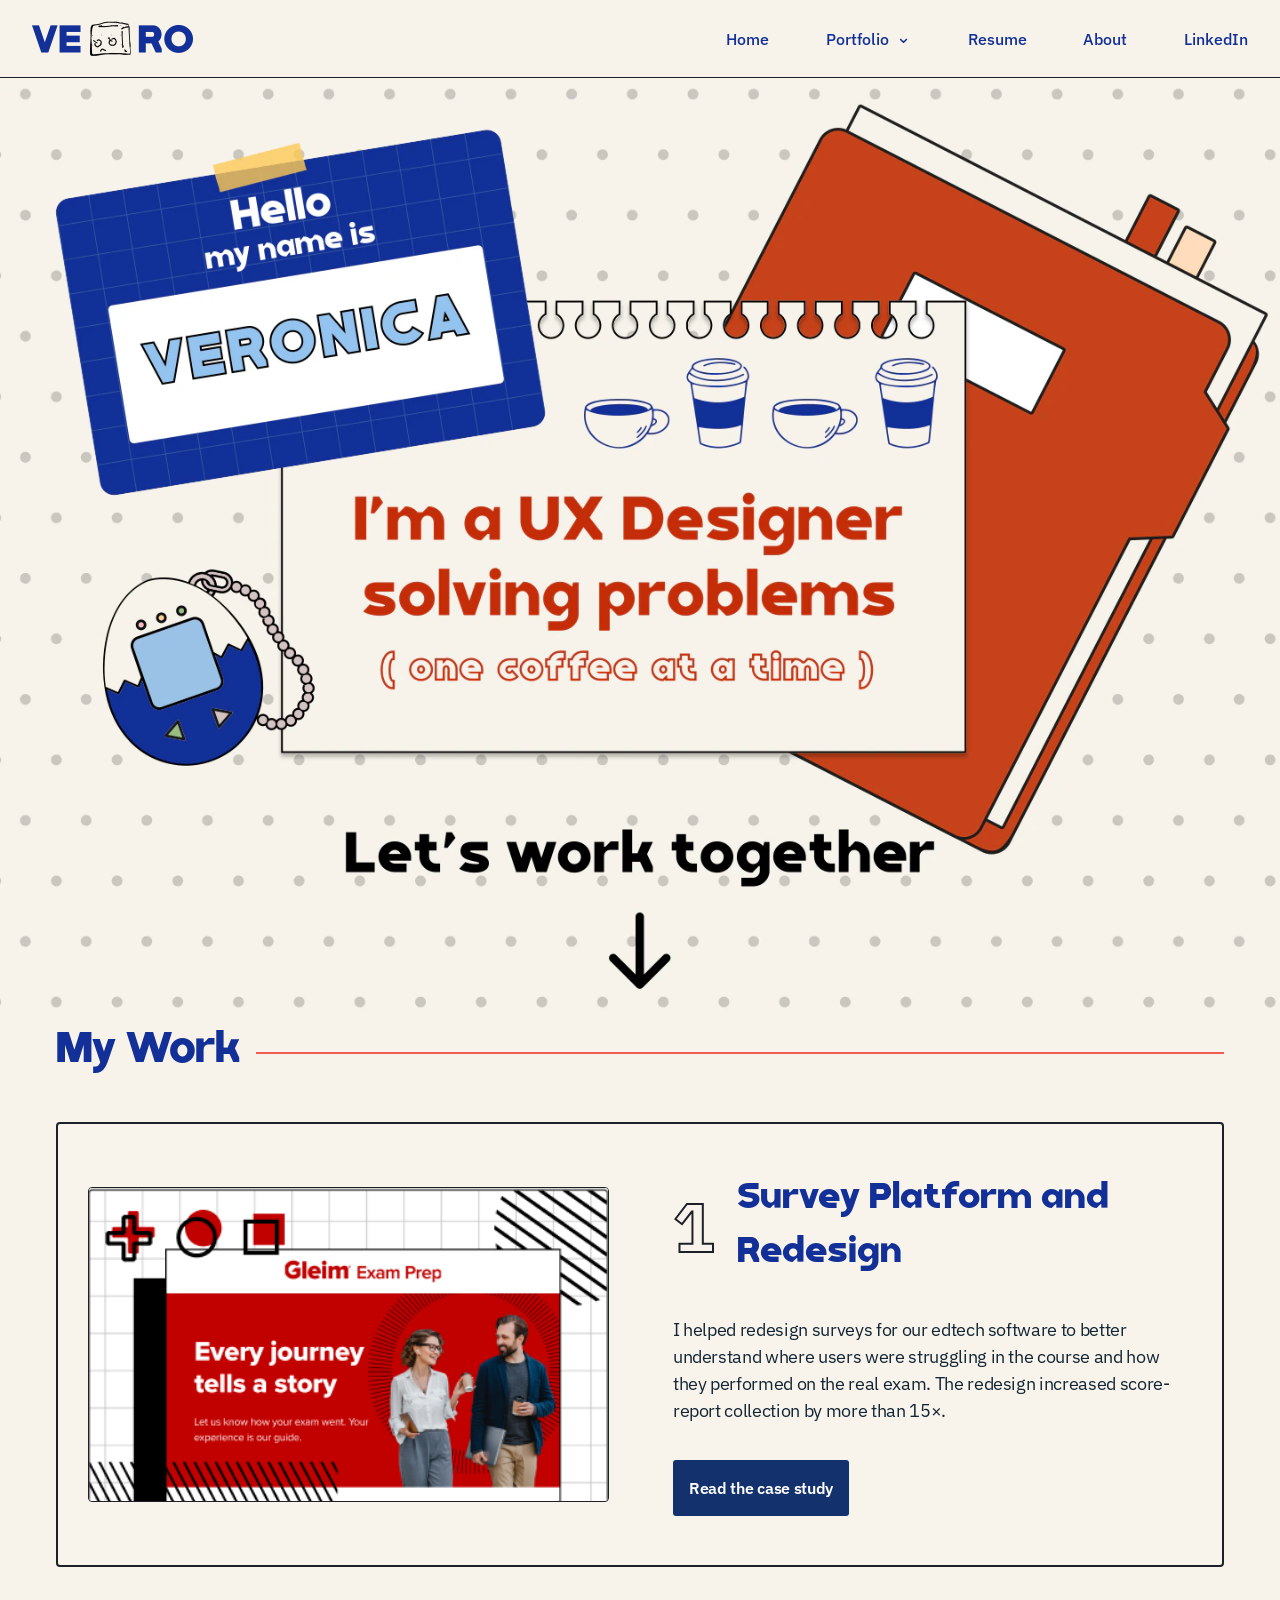
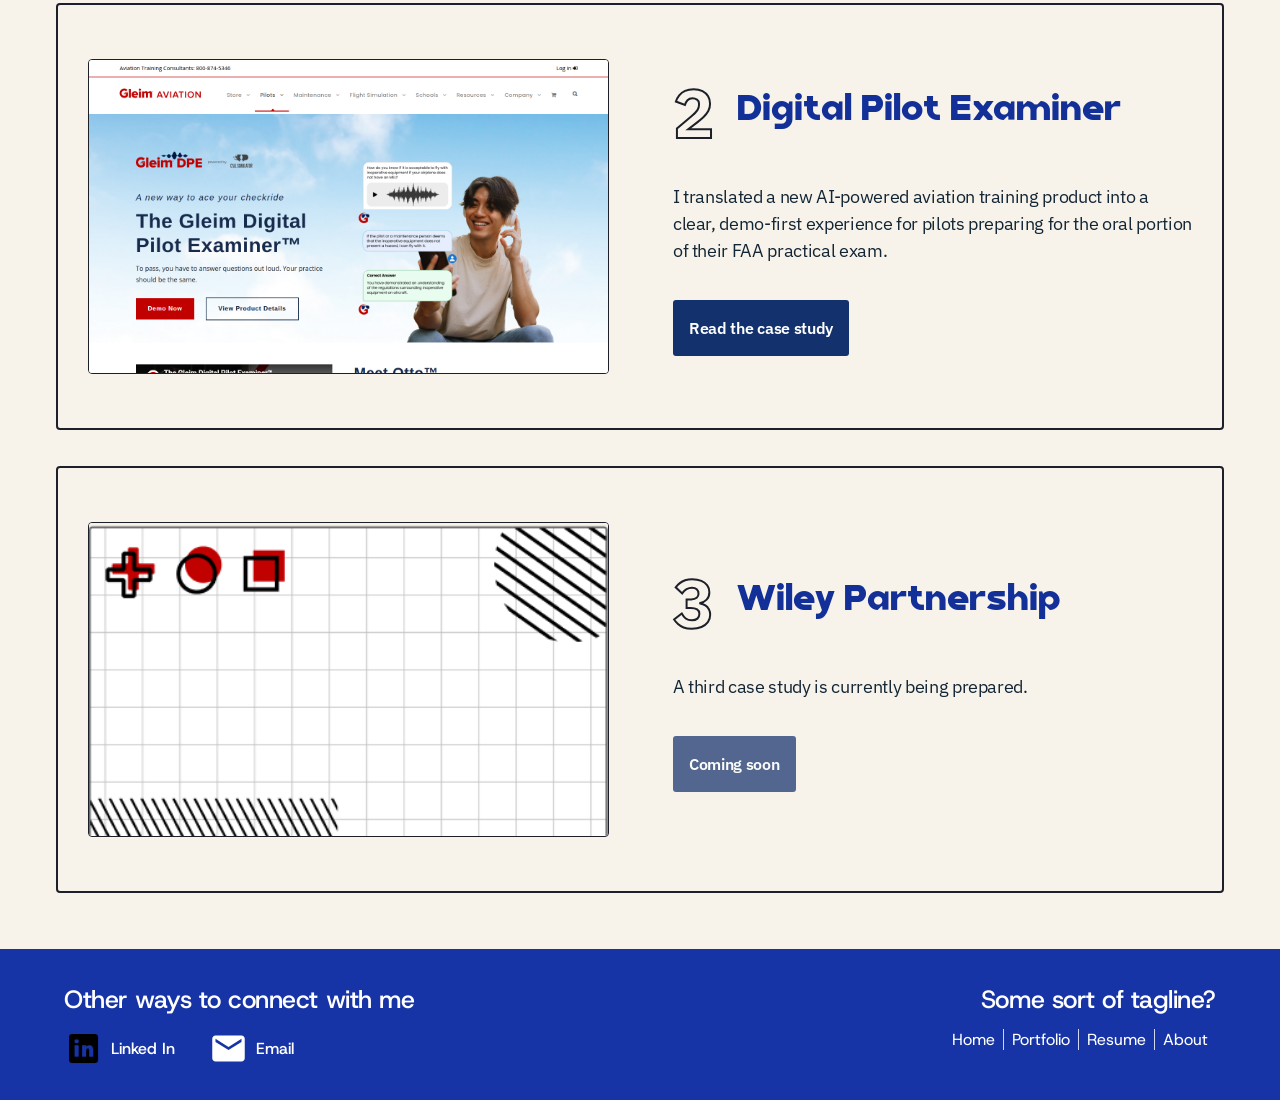
<file: index.html>
<!DOCTYPE html>
<html lang="en">

<head>
    <meta charset="UTF-8" />
    <meta name="viewport" content="width=device-width, initial-scale=1.0" />
    <meta name="description"
        content="Veronica Rodriguez is a UX designer creating thoughtful, outcome-focused digital experiences." />
    <title>Veronica Rodriguez — UX Designer</title>

    <link rel="preconnect" href="https://fonts.googleapis.com">
    <link rel="preconnect" href="https://fonts.gstatic.com" crossorigin>
    <link
        href="https://fonts.googleapis.com/css2?family=Host+Grotesk:wght@400;500&family=IBM+Plex+Sans:ital,wght@0,400;0,500;0,600;0,700&display=swap"
        rel="stylesheet">
    <link rel="stylesheet" href="styles.css" />
</head>

<body class="home-page">
    <div id="header"></div>

    <main>
        <section class="hero" aria-labelledby="hero-heading">
            <div class="hero-art" aria-hidden="true">
                <img src="assets/home-hero-illustration.webp" alt="" width="1440" height="1060" />
            </div>
            <h1 id="hero-heading">
                I’m a <em>UX Designer</em> solving problems one coffee at a time! My name is Veronica.
                <span>Let’s work together.</span>
            </h1>
        </section>

        <section class="work" id="work" aria-labelledby="work-heading">
            <div class="section-heading">
                <h2 id="work-heading">My Work</h2>
                <span aria-hidden="true"></span>
            </div>

            <div class="project-list">
                <article class="project-card project-card--survey">
                    <div class="project-visual figma-crop" aria-hidden="true">
                        <img src="assets/figma-homepage.png" alt="" />
                    </div>
                    <div class="project-copy">
                        <div class="project-title-row">
                            <span class="project-number" aria-hidden="true">1</span>
                            <h3>Survey Platform and Redesign</h3>
                        </div>
                        <p>
                            I helped redesign surveys for our edtech software to better understand where users were
                            struggling in the course and how they performed on the real exam. The redesign increased
                            score-report collection by more than 15×.
                        </p>
                        <a class="project-button" href="surveys.html">Read the case study</a>
                    </div>
                </article>

                <article class="project-card project-card--pilot">
                    <div class="project-visual">
                        <img src="assets/digital-pilot-examiner.png"
                            alt="Gleim Digital Pilot Examiner launch-page design" />
                    </div>
                    <div class="project-copy">
                        <div class="project-title-row">
                            <span class="project-number" aria-hidden="true">2</span>
                            <h3>Digital Pilot Examiner</h3>
                        </div>
                        <p>
                            I translated a new AI-powered aviation training product into a clear, demo-first experience
                            for pilots preparing for the oral portion of their FAA practical exam.
                        </p>
                        <a class="project-button" href="digital-pilot-examiner.html">Read the case study</a>
                    </div>
                </article>

                <article class="project-card project-card--placeholder">
                    <div class="project-visual figma-crop" aria-hidden="true">
                        <img src="assets/figma-homepage.png" alt="" />
                    </div>
                    <div class="project-copy">
                        <div class="project-title-row">
                            <span class="project-number" aria-hidden="true">3</span>
                            <h3>Wiley Partnership</h3>
                        </div>
                        <p>A third case study is currently being prepared.</p>
                        <span class="project-button project-button--disabled" aria-disabled="true">Coming soon</span>
                    </div>
                </article>
            </div>
        </section>
    </main>

    <div id="footer"></div>

    <script>
        document.addEventListener("DOMContentLoaded", async function () {
            const [header, footer] = await Promise.all([
                fetch("partials/header.html"),
                fetch("partials/footer.html")
            ]);

            document.getElementById("header").innerHTML = await header.text();
            document.getElementById("footer").innerHTML = await footer.text();
        });
    </script>
</body>

</html>
</file>
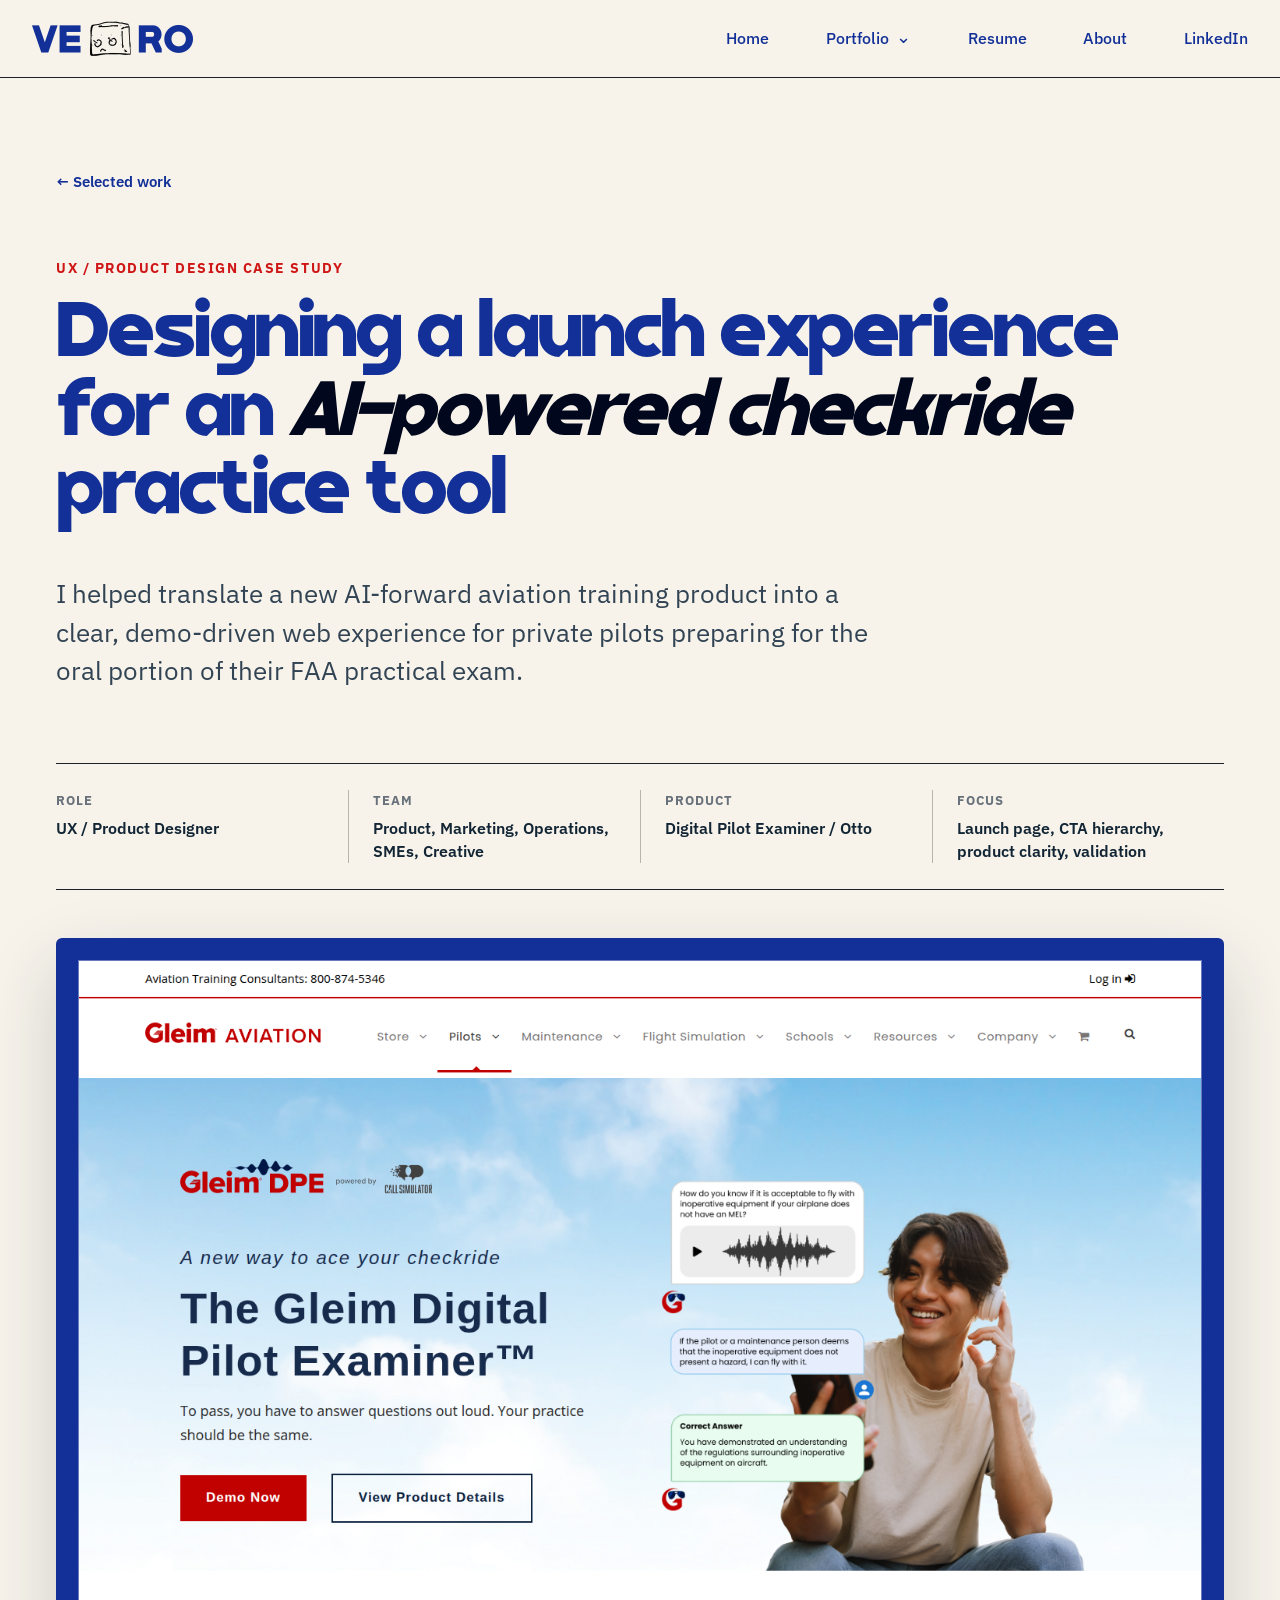
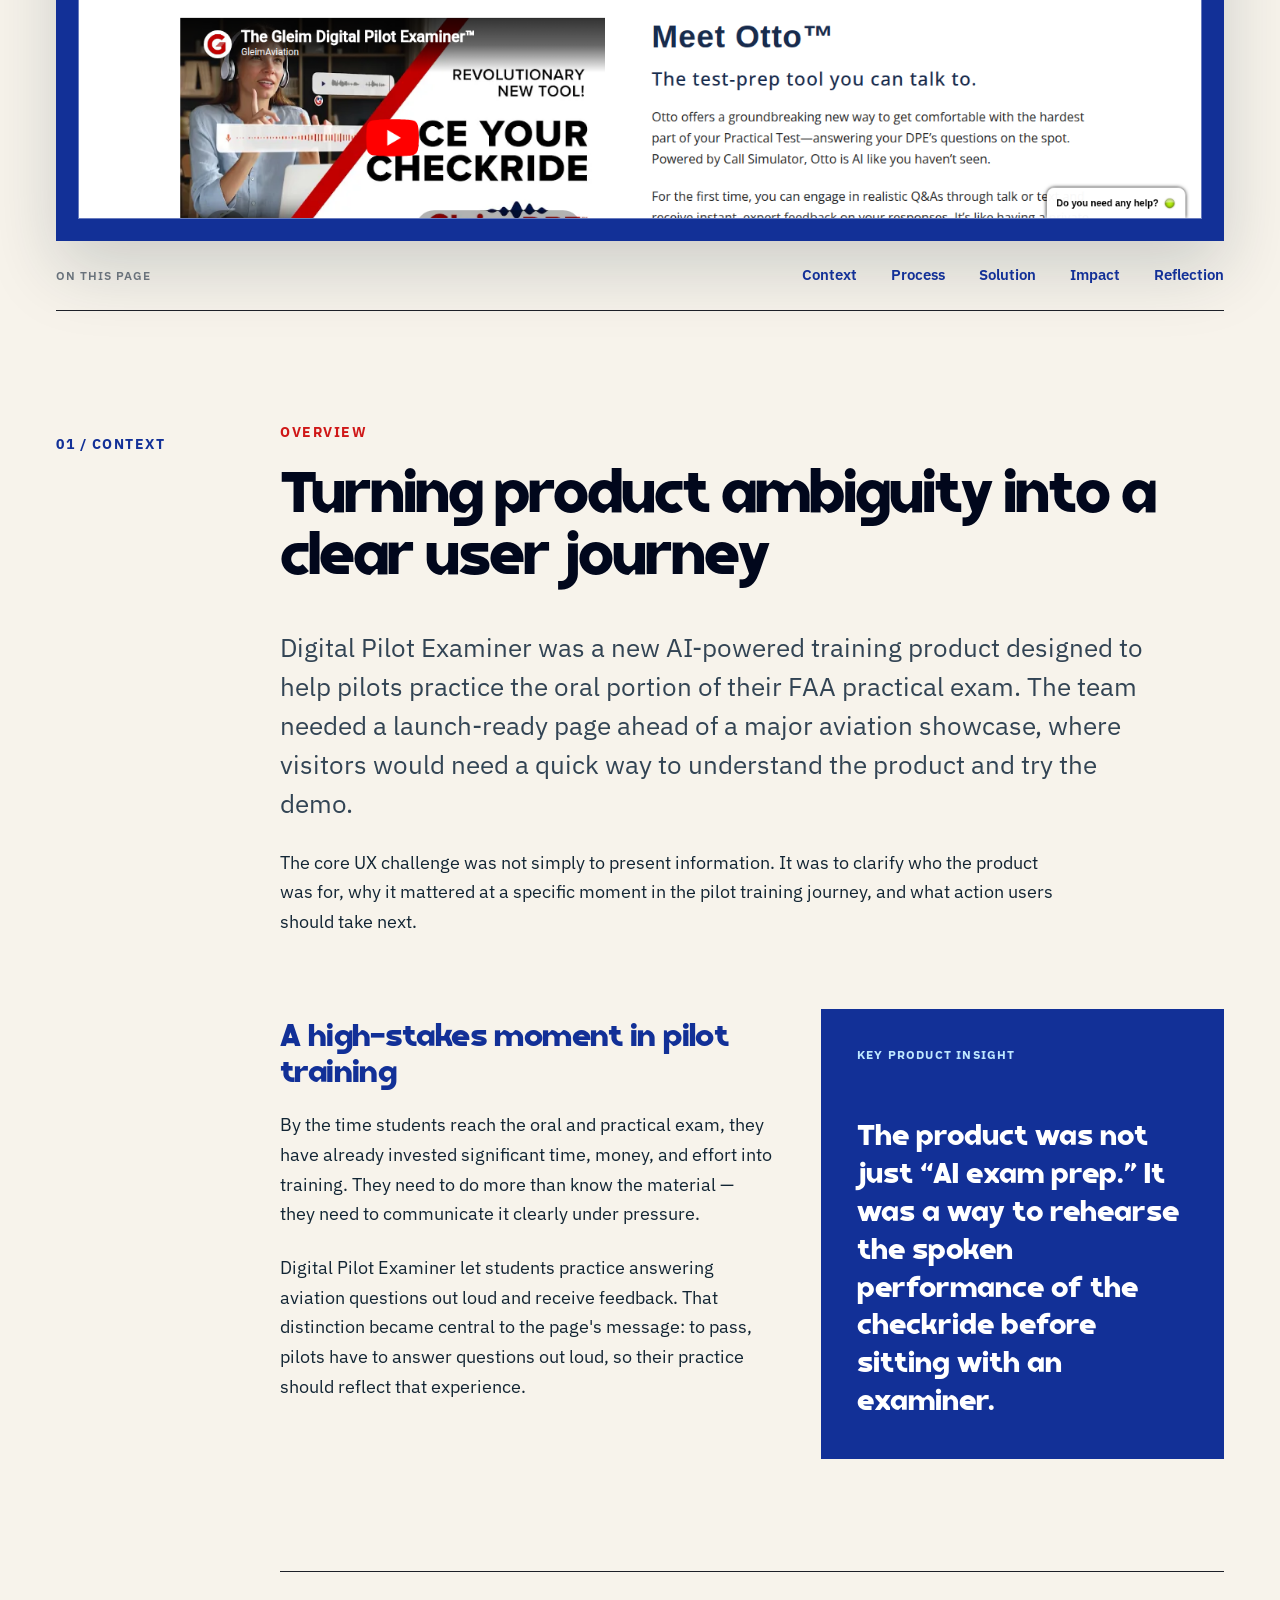
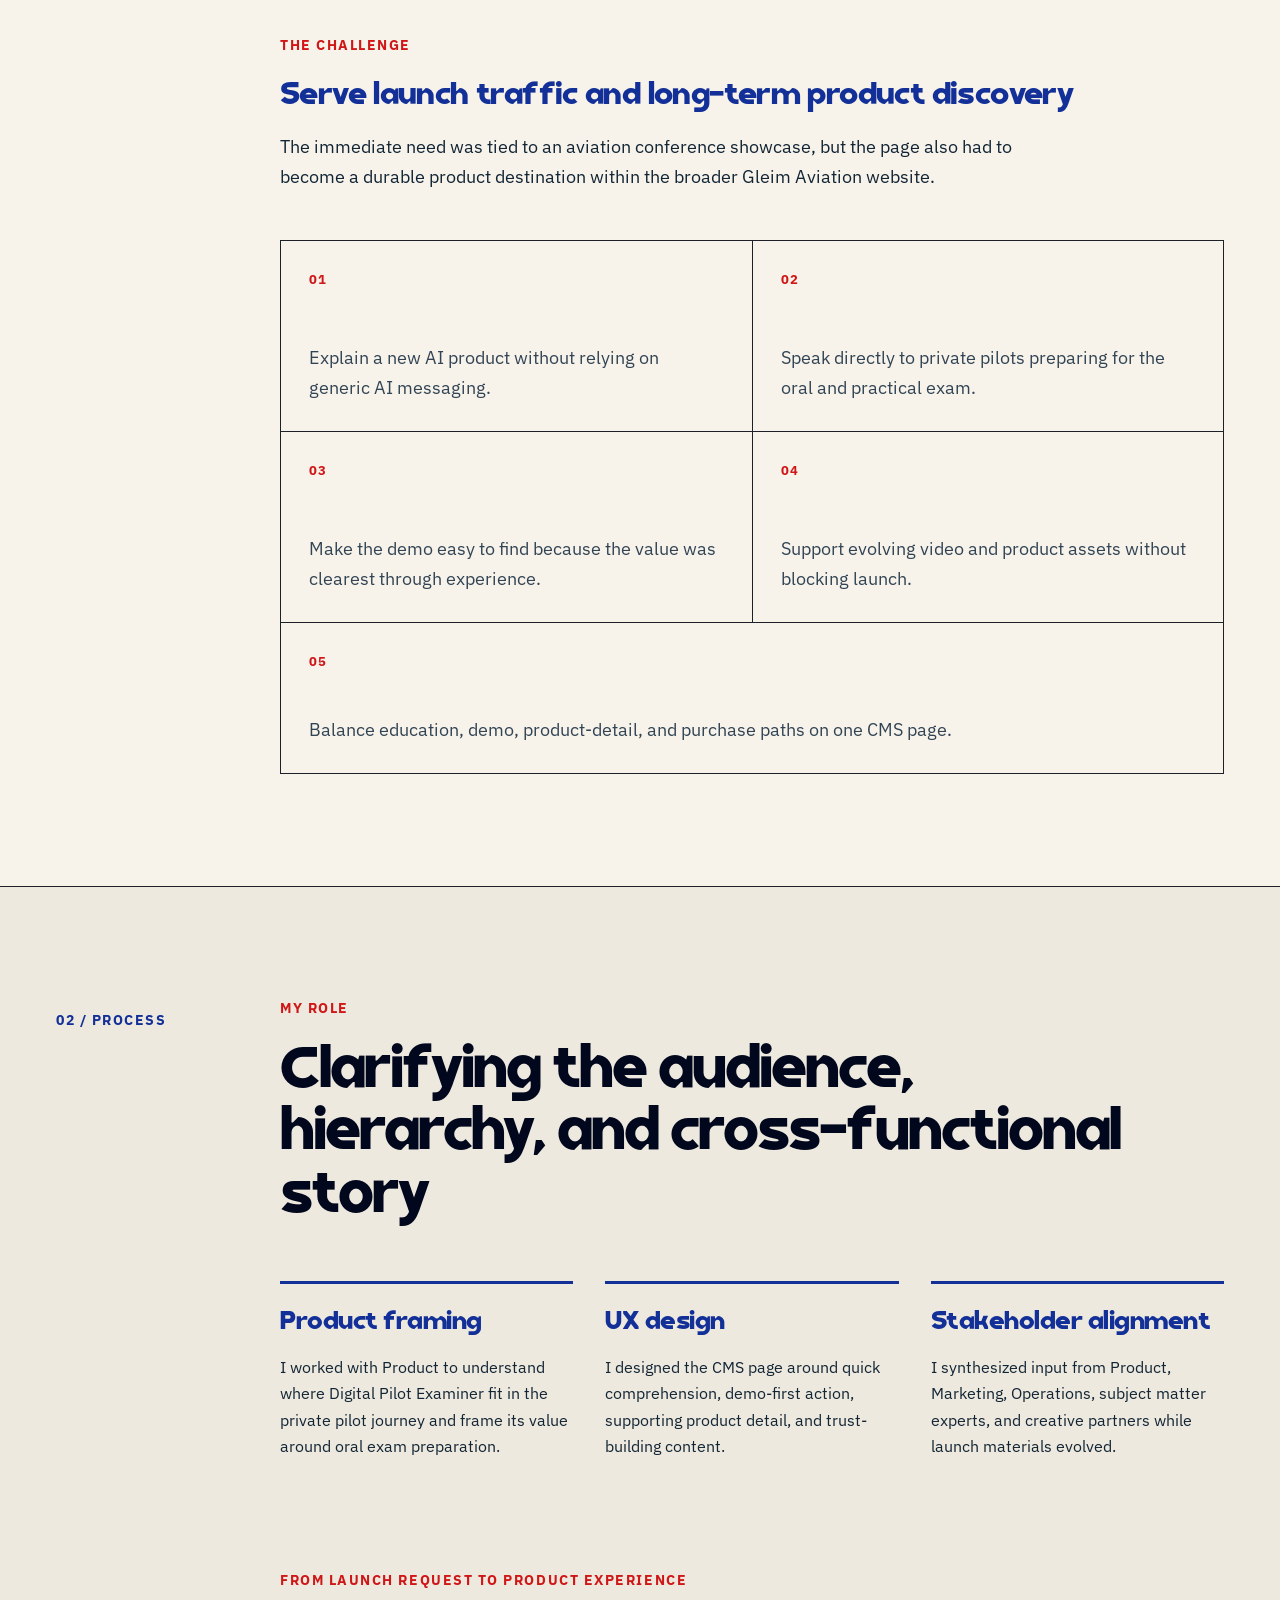
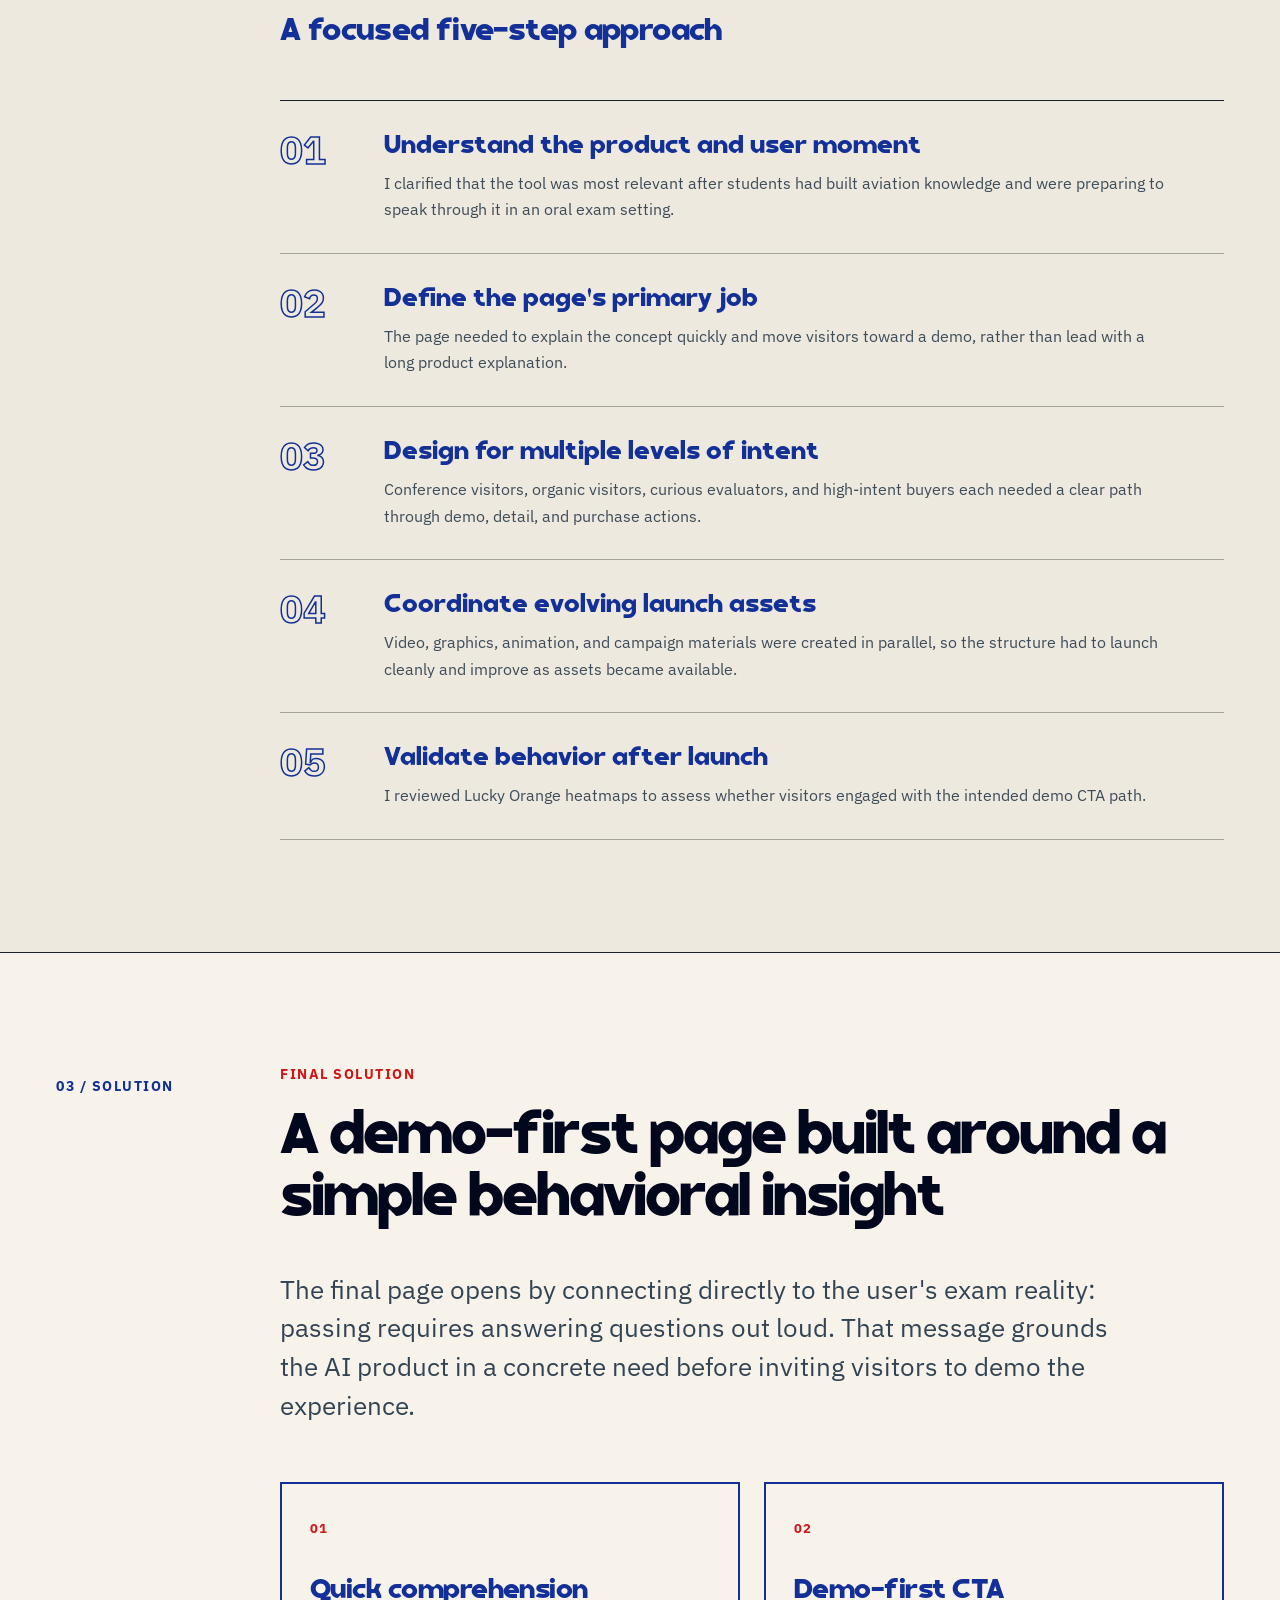
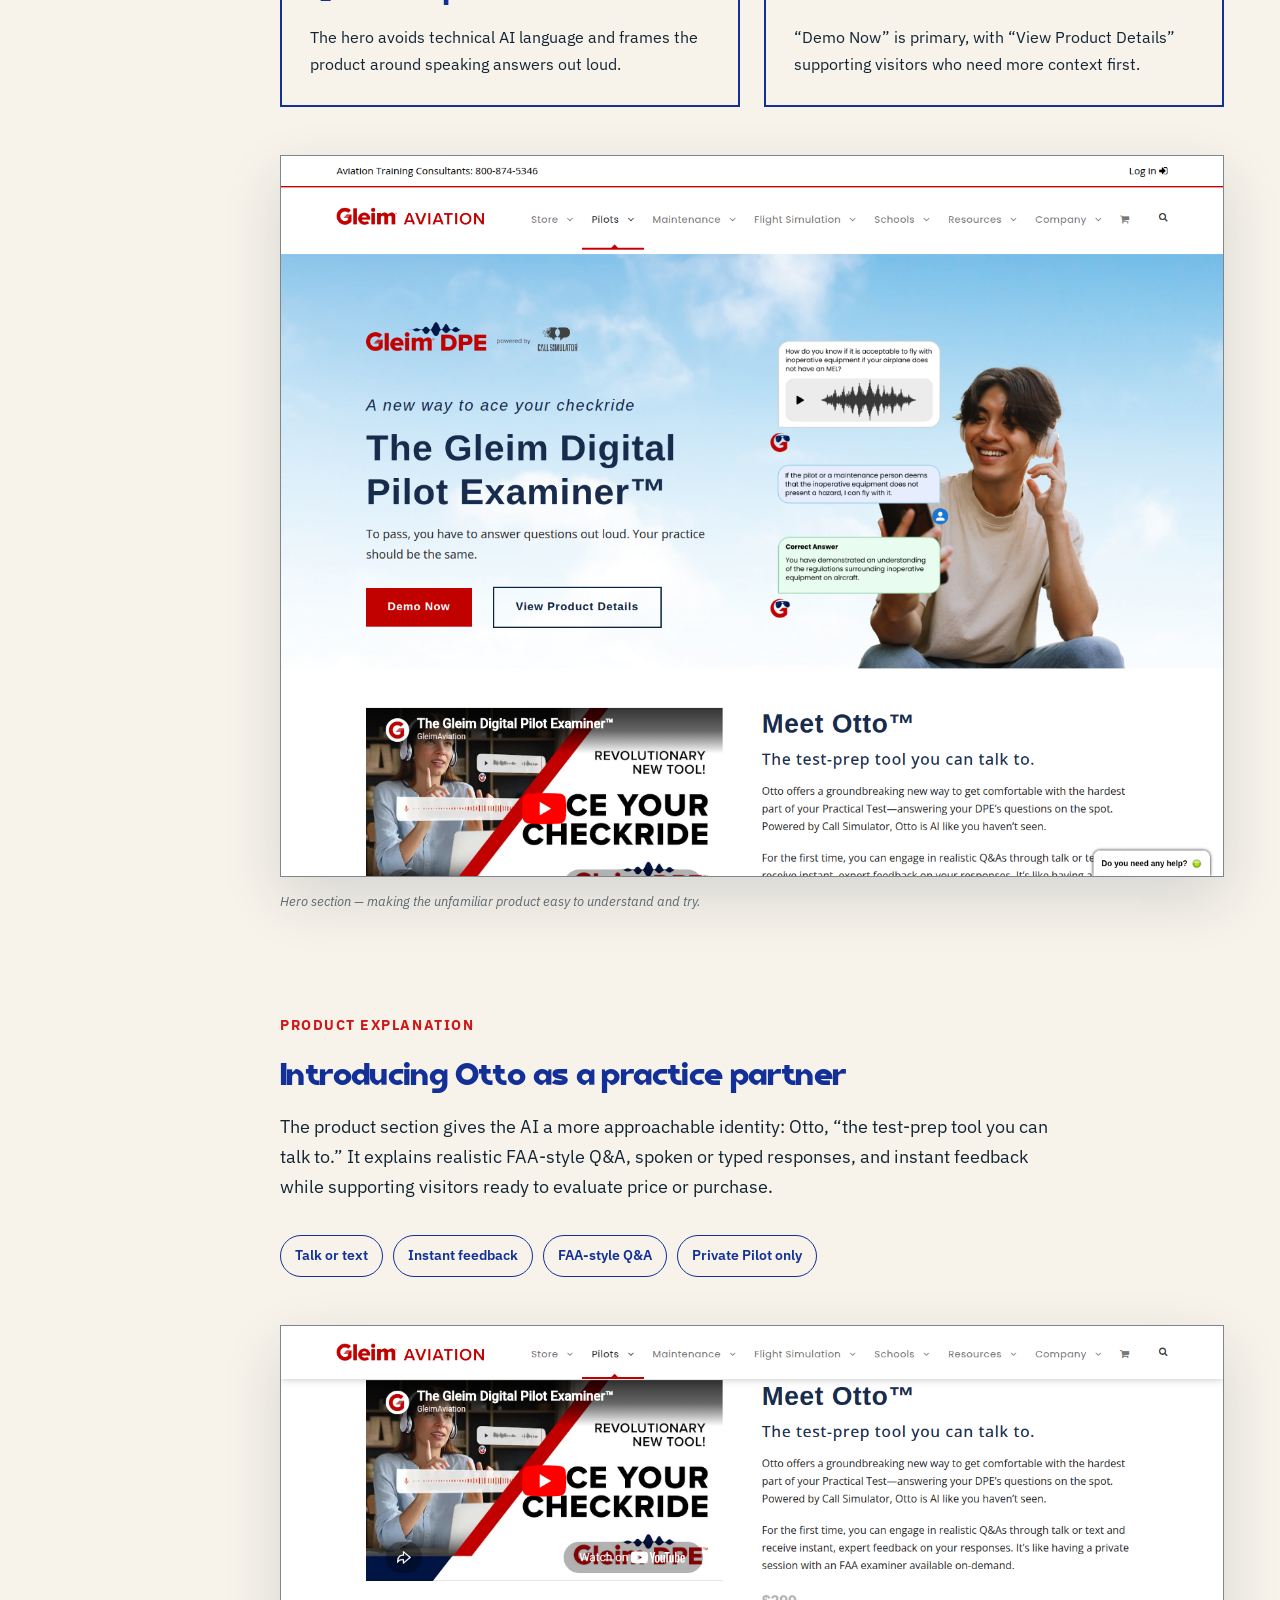
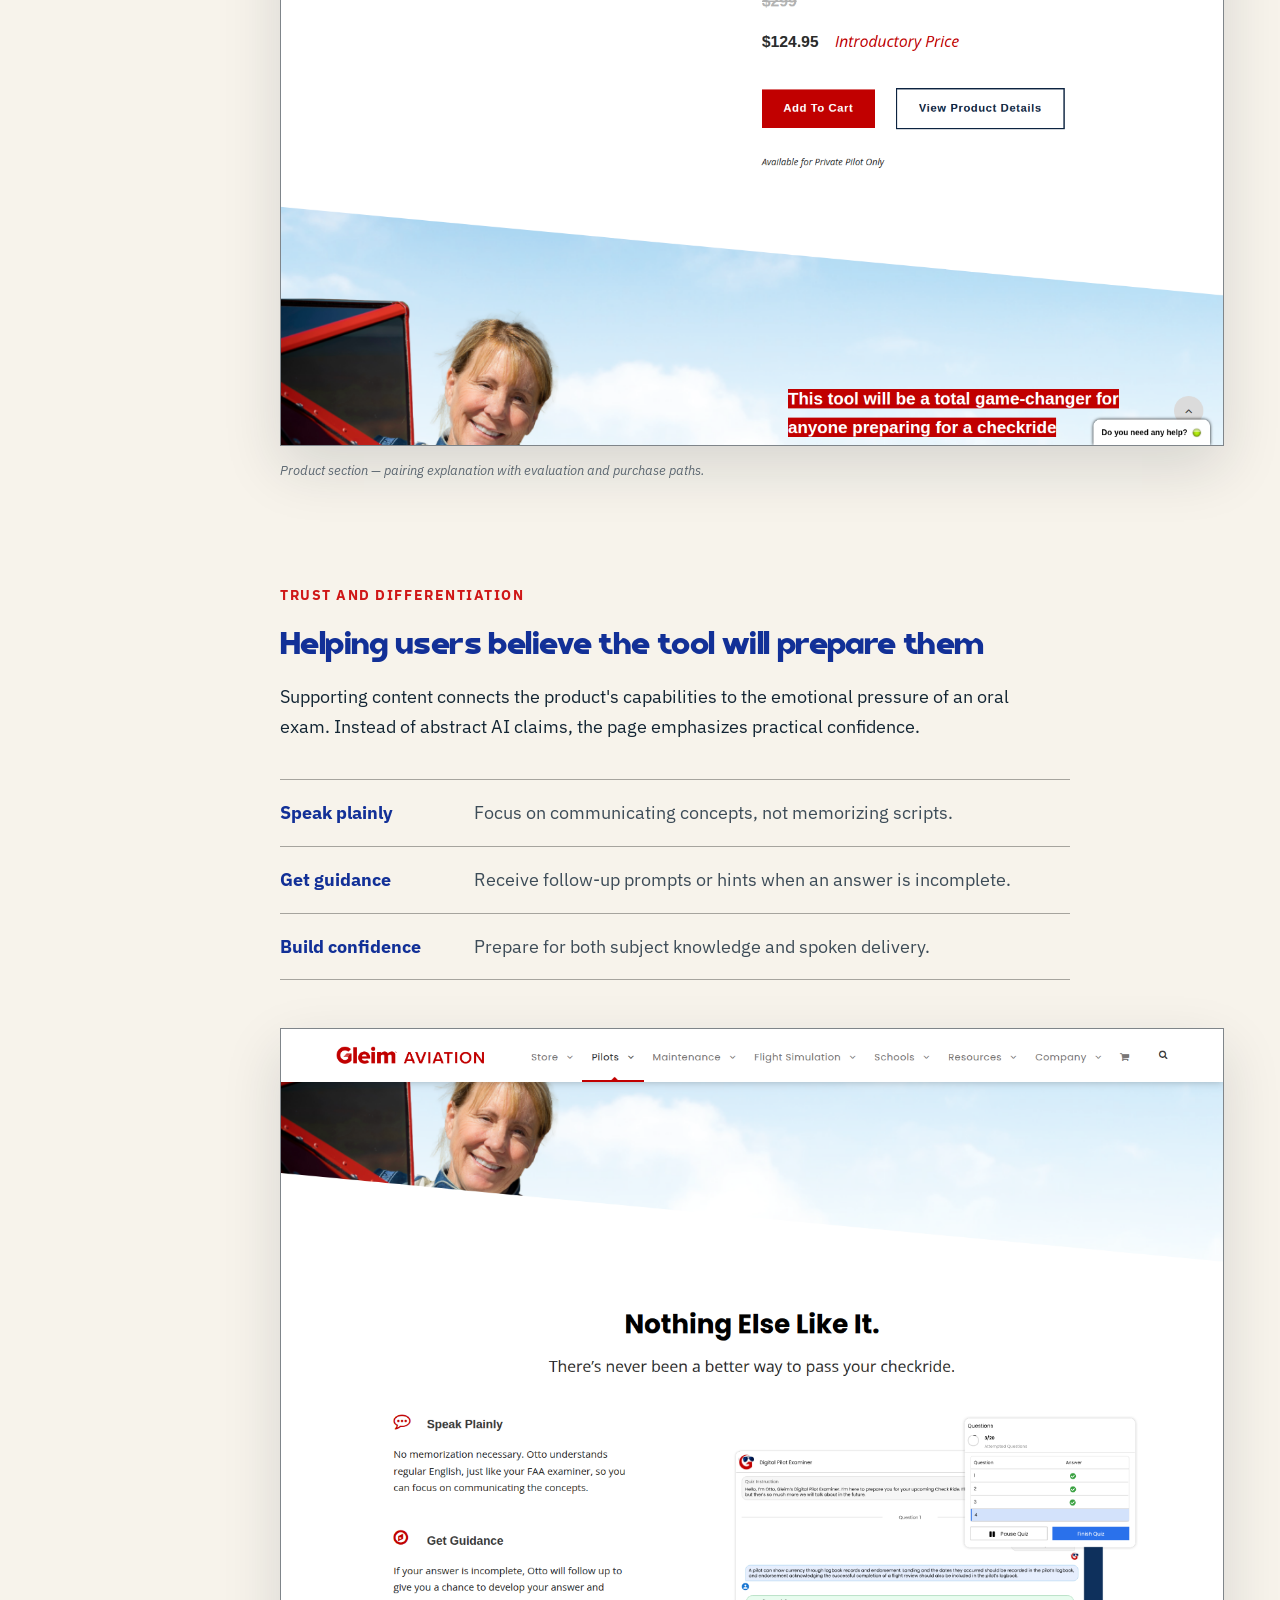
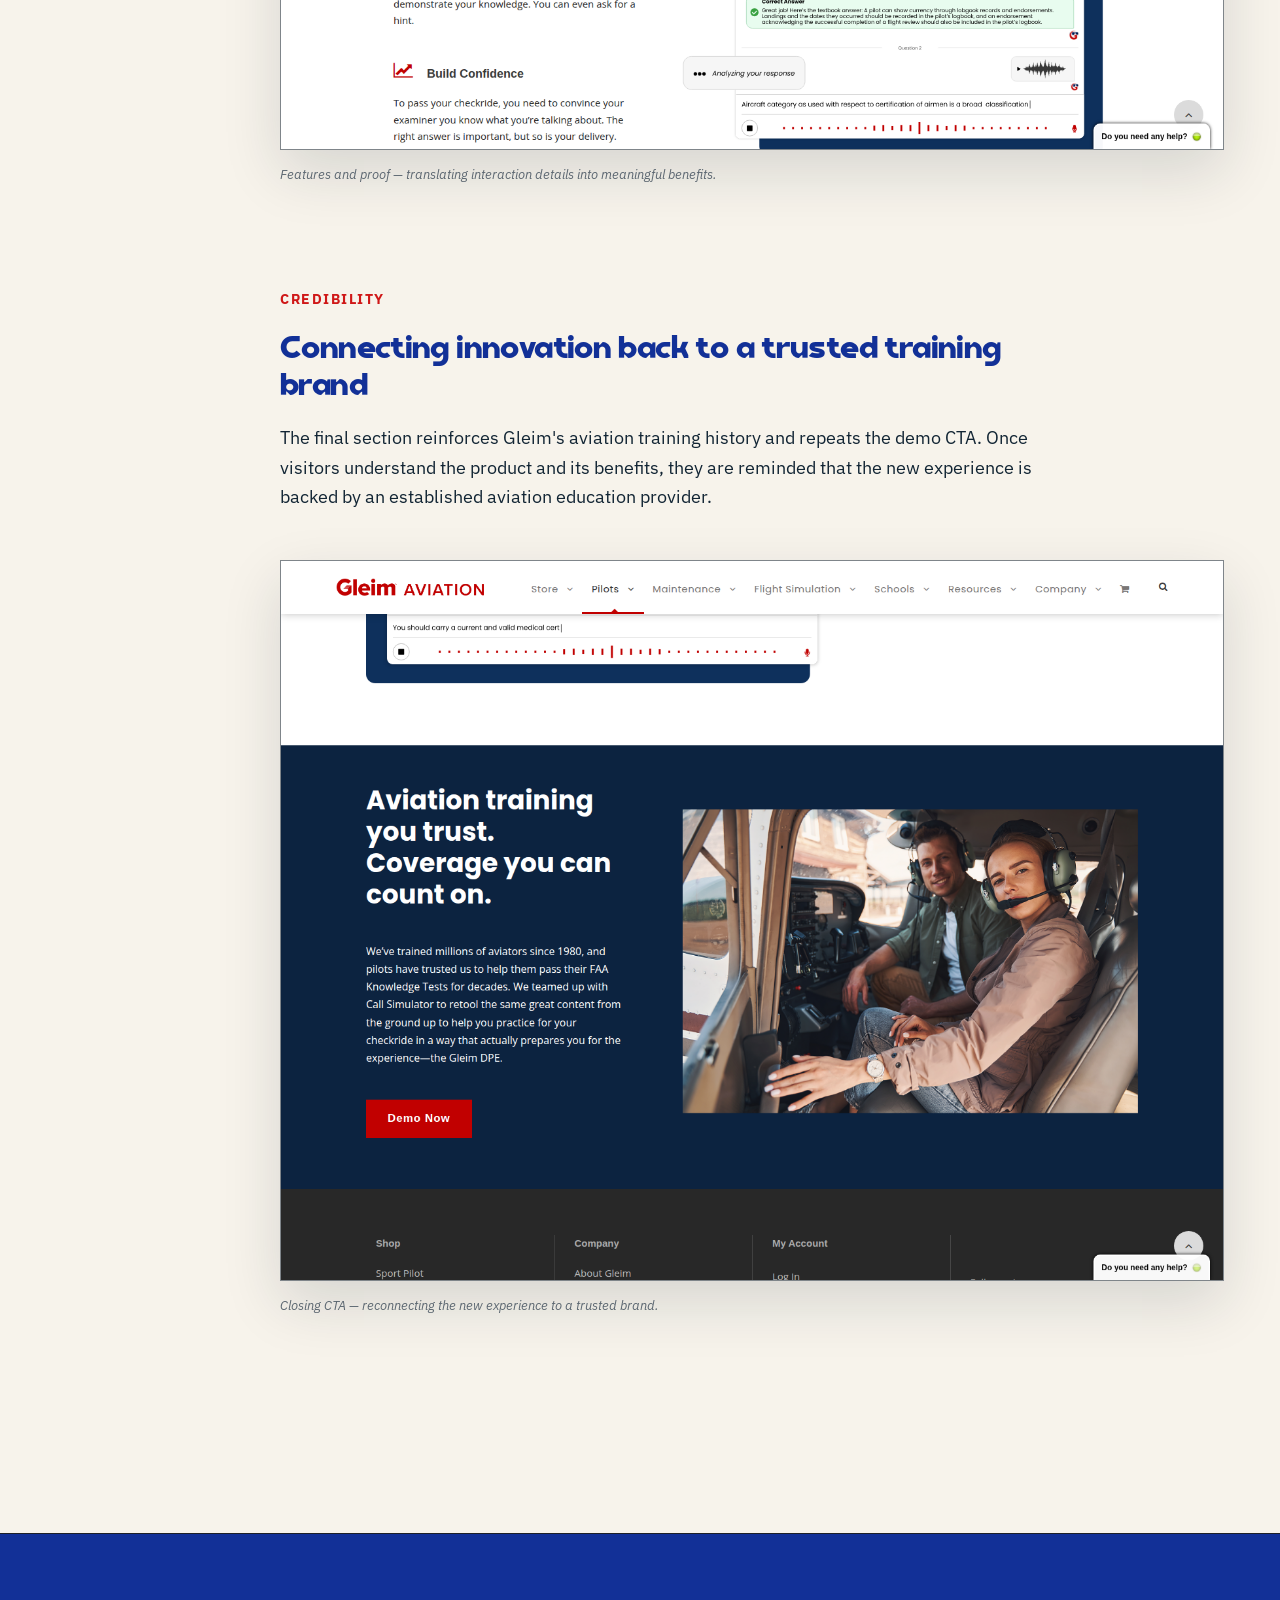
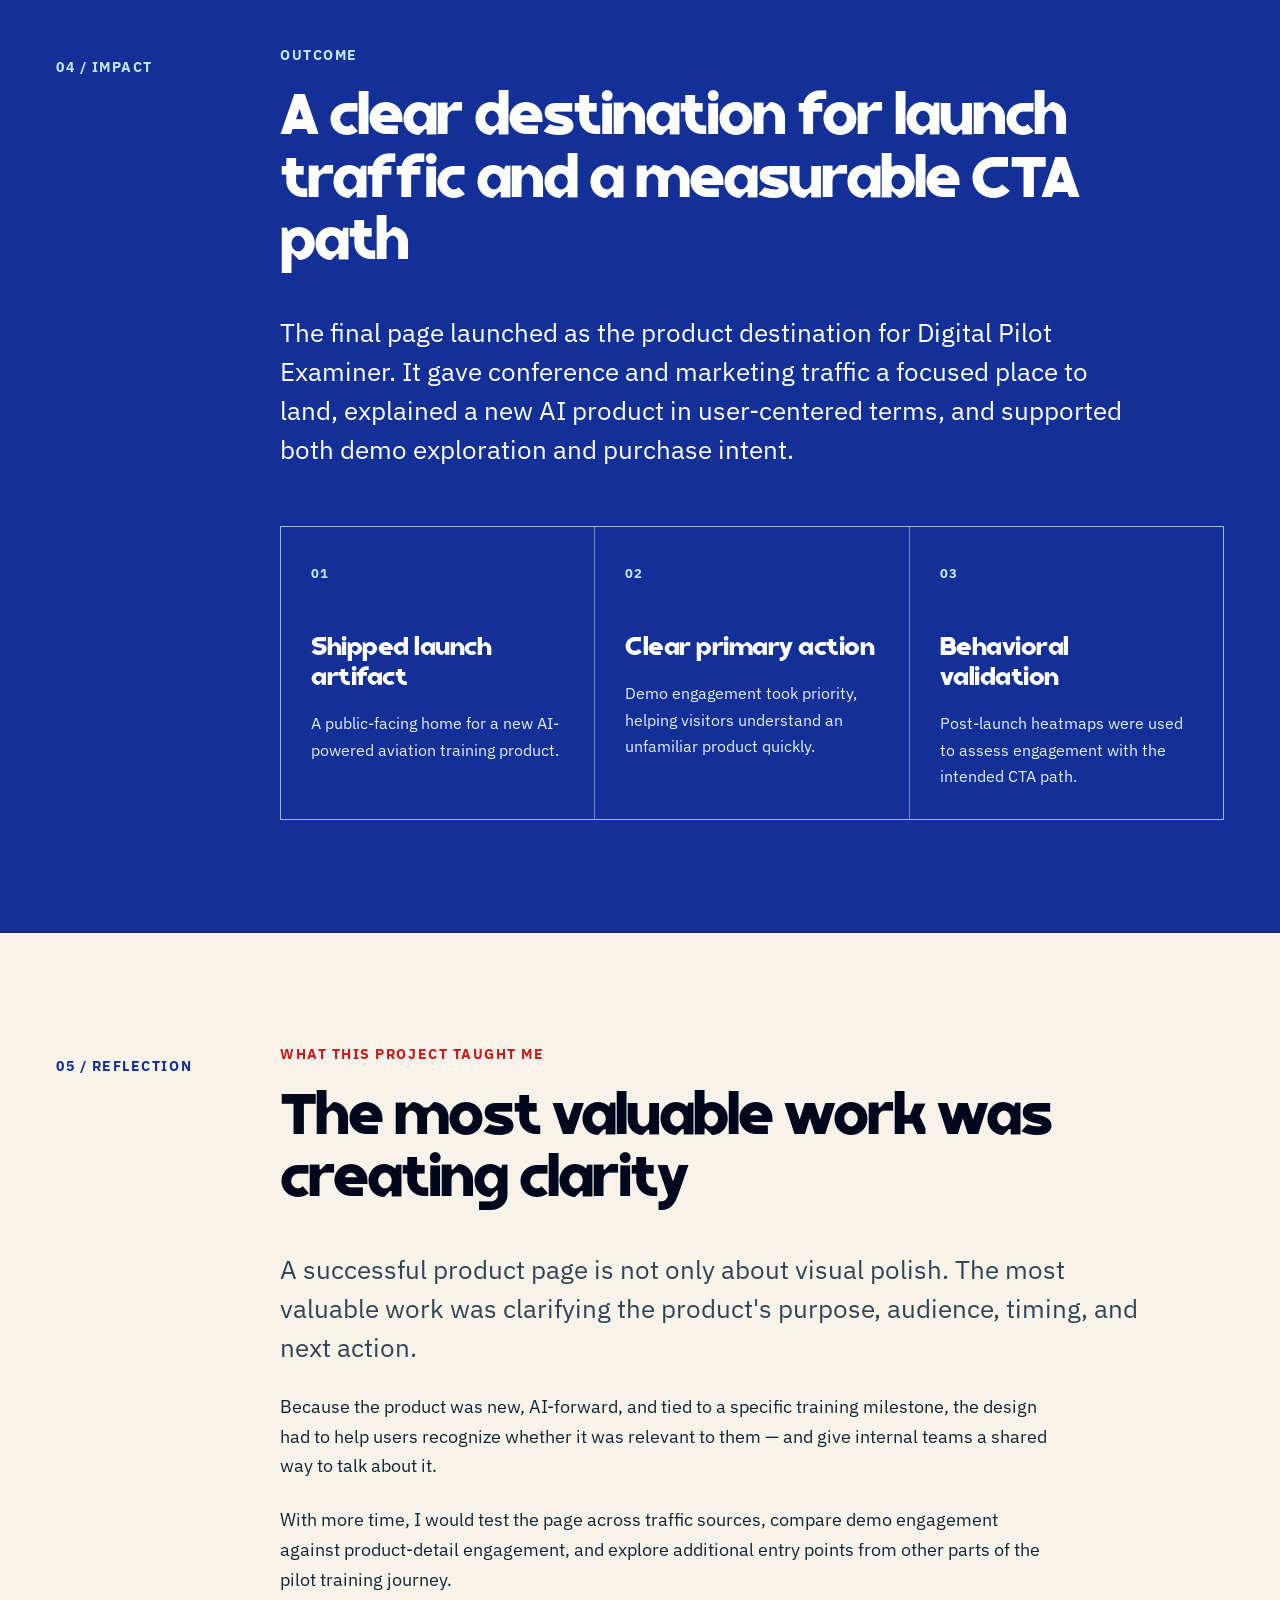
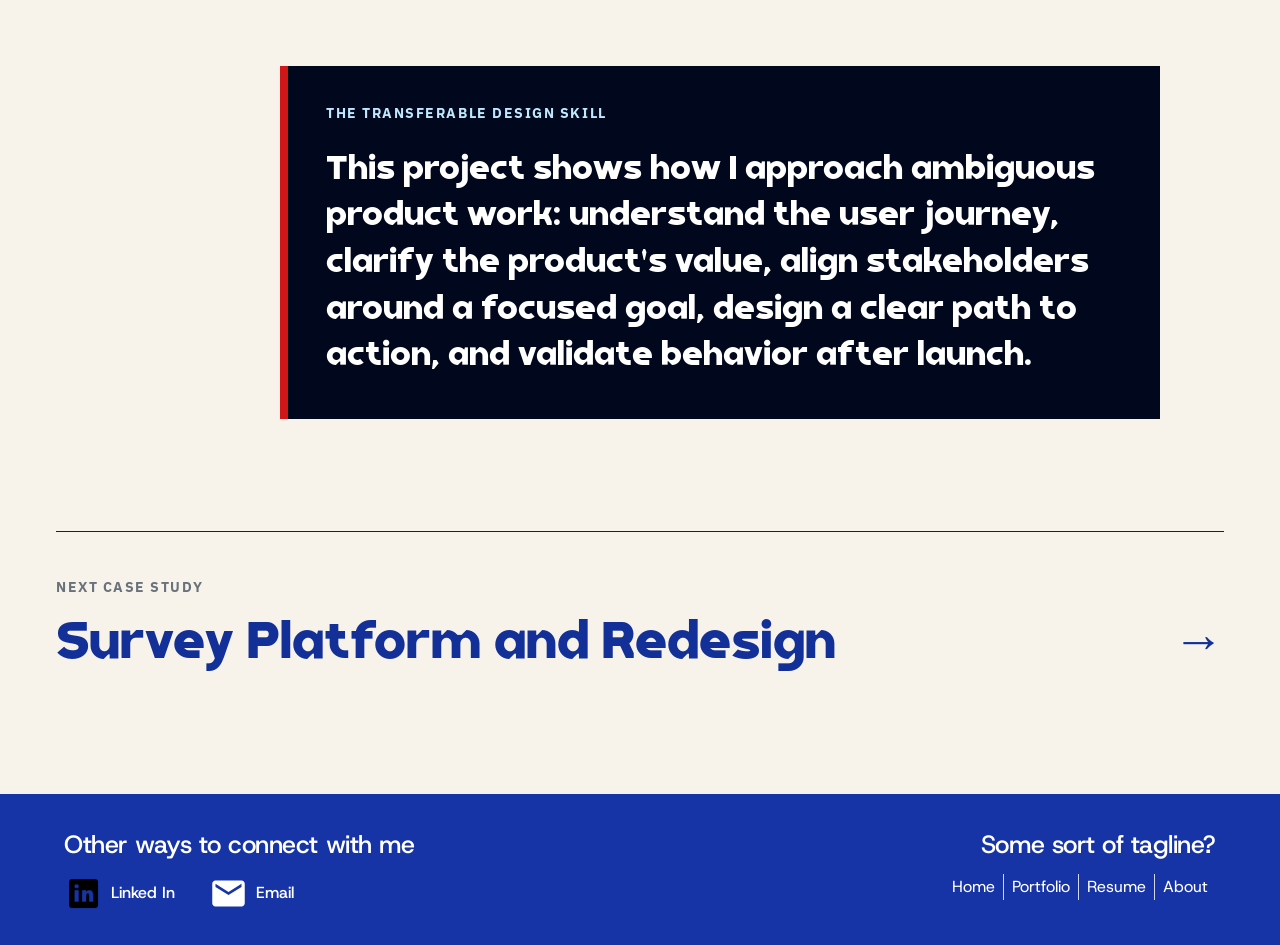
<file: digital-pilot-examiner.html>
<!DOCTYPE html>
<html lang="en">

<head>
    <meta charset="UTF-8" />
    <meta name="viewport" content="width=device-width, initial-scale=1.0" />
    <meta name="description"
        content="How Veronica Rodriguez designed a clear, demo-first launch experience for an AI-powered aviation training product." />
    <title>Digital Pilot Examiner Case Study — Veronica Rodriguez</title>

    <link rel="preconnect" href="https://fonts.googleapis.com">
    <link rel="preconnect" href="https://fonts.gstatic.com" crossorigin>
    <link
        href="https://fonts.googleapis.com/css2?family=Host+Grotesk:wght@400;500&family=IBM+Plex+Sans:ital,wght@0,400;0,500;0,600;0,700;1,400&display=swap"
        rel="stylesheet">
    <link rel="stylesheet" href="styles.css" />
</head>

<body class="case-study-page">
    <a class="skip-link" href="#case-study">Skip to case study</a>
    <div id="header"></div>

    <main id="case-study">
        <header class="case-hero">
            <div class="case-hero__copy">
                <a class="back-link" href="index.html#work">← Selected work</a>
                <p class="case-eyebrow">UX / Product Design Case Study</p>
                <h1>Designing a launch experience for an <em>AI-powered checkride</em> practice tool</h1>
                <p class="case-deck">
                    I helped translate a new AI-forward aviation training product into a clear, demo-driven web
                    experience for private pilots preparing for the oral portion of their FAA practical exam.
                </p>
            </div>

            <dl class="case-facts" aria-label="Project details">
                <div>
                    <dt>Role</dt>
                    <dd>UX / Product Designer</dd>
                </div>
                <div>
                    <dt>Team</dt>
                    <dd>Product, Marketing, Operations, SMEs, Creative</dd>
                </div>
                <div>
                    <dt>Product</dt>
                    <dd>Digital Pilot Examiner / Otto</dd>
                </div>
                <div>
                    <dt>Focus</dt>
                    <dd>Launch page, CTA hierarchy, product clarity, validation</dd>
                </div>
            </dl>

            <figure class="case-hero__visual">
                <img src="assets/digital-pilot-examiner.png"
                    alt="The completed Digital Pilot Examiner launch page with its demo-first hero and an introduction to Otto" />
            </figure>
        </header>

        <nav class="case-jumpnav" aria-label="Case study sections">
            <span>On this page</span>
            <a href="#context">Context</a>
            <a href="#process">Process</a>
            <a href="#solution">Solution</a>
            <a href="#impact">Impact</a>
            <a href="#reflection">Reflection</a>
        </nav>

        <article>
            <section class="case-section" id="context">
                <div class="case-section__label">
                    <p>01 / Context</p>
                </div>
                <div class="case-section__body">
                    <p class="section-kicker">Overview</p>
                    <h2>Turning product ambiguity into a clear user journey</h2>
                    <p class="case-lead">
                        Digital Pilot Examiner was a new AI-powered training product designed to help pilots practice
                        the oral portion of their FAA practical exam. The team needed a launch-ready page ahead of a
                        major aviation showcase, where visitors would need a quick way to understand the product and
                        try the demo.
                    </p>
                    <p>
                        The core UX challenge was not simply to present information. It was to clarify who the product
                        was for, why it mattered at a specific moment in the pilot training journey, and what action
                        users should take next.
                    </p>

                    <div class="context-split">
                        <div>
                            <h3>A high-stakes moment in pilot training</h3>
                            <p>
                                By the time students reach the oral and practical exam, they have already invested
                                significant time, money, and effort into training. They need to do more than know the
                                material — they need to communicate it clearly under pressure.
                            </p>
                            <p>
                                Digital Pilot Examiner let students practice answering aviation questions out loud and
                                receive feedback. That distinction became central to the page's message: to pass,
                                pilots have to answer questions out loud, so their practice should reflect that
                                experience.
                            </p>
                        </div>
                        <aside class="insight-card">
                            <p class="insight-card__label">Key product insight</p>
                            <p>The product was not just “AI exam prep.” It was a way to rehearse the spoken performance
                                of the checkride before sitting with an examiner.</p>
                        </aside>
                    </div>

                    <div class="challenge-block">
                        <p class="section-kicker">The challenge</p>
                        <h3>Serve launch traffic and long-term product discovery</h3>
                        <p>
                            The immediate need was tied to an aviation conference showcase, but the page also had to
                            become a durable product destination within the broader Gleim Aviation website.
                        </p>
                        <ul class="constraint-grid">
                            <li><span>01</span>Explain a new AI product without relying on generic AI messaging.</li>
                            <li><span>02</span>Speak directly to private pilots preparing for the oral and practical
                                exam.</li>
                            <li><span>03</span>Make the demo easy to find because the value was clearest through
                                experience.</li>
                            <li><span>04</span>Support evolving video and product assets without blocking launch.</li>
                            <li><span>05</span>Balance education, demo, product-detail, and purchase paths on one CMS
                                page.</li>
                        </ul>
                    </div>
                </div>
            </section>

            <section class="case-section case-section--tinted" id="process">
                <div class="case-section__label">
                    <p>02 / Process</p>
                </div>
                <div class="case-section__body">
                    <p class="section-kicker">My role</p>
                    <h2>Clarifying the audience, hierarchy, and cross-functional story</h2>

                    <div class="role-grid">
                        <div>
                            <h3>Product framing</h3>
                            <p>I worked with Product to understand where Digital Pilot Examiner fit in the private
                                pilot journey and frame its value around oral exam preparation.</p>
                        </div>
                        <div>
                            <h3>UX design</h3>
                            <p>I designed the CMS page around quick comprehension, demo-first action, supporting
                                product detail, and trust-building content.</p>
                        </div>
                        <div>
                            <h3>Stakeholder alignment</h3>
                            <p>I synthesized input from Product, Marketing, Operations, subject matter experts, and
                                creative partners while launch materials evolved.</p>
                        </div>
                    </div>

                    <div class="process-heading">
                        <p class="section-kicker">From launch request to product experience</p>
                        <h3>A focused five-step approach</h3>
                    </div>

                    <ol class="process-list">
                        <li>
                            <div class="process-list__number">01</div>
                            <div>
                                <h4>Understand the product and user moment</h4>
                                <p>I clarified that the tool was most relevant after students had built aviation
                                    knowledge and were preparing to speak through it in an oral exam setting.</p>
                            </div>
                        </li>
                        <li>
                            <div class="process-list__number">02</div>
                            <div>
                                <h4>Define the page's primary job</h4>
                                <p>The page needed to explain the concept quickly and move visitors toward a demo,
                                    rather than lead with a long product explanation.</p>
                            </div>
                        </li>
                        <li>
                            <div class="process-list__number">03</div>
                            <div>
                                <h4>Design for multiple levels of intent</h4>
                                <p>Conference visitors, organic visitors, curious evaluators, and high-intent buyers
                                    each needed a clear path through demo, detail, and purchase actions.</p>
                            </div>
                        </li>
                        <li>
                            <div class="process-list__number">04</div>
                            <div>
                                <h4>Coordinate evolving launch assets</h4>
                                <p>Video, graphics, animation, and campaign materials were created in parallel, so the
                                    structure had to launch cleanly and improve as assets became available.</p>
                            </div>
                        </li>
                        <li>
                            <div class="process-list__number">05</div>
                            <div>
                                <h4>Validate behavior after launch</h4>
                                <p>I reviewed Lucky Orange heatmaps to assess whether visitors engaged with the
                                    intended demo CTA path.</p>
                            </div>
                        </li>
                    </ol>
                </div>
            </section>

            <section class="case-section" id="solution">
                <div class="case-section__label">
                    <p>03 / Solution</p>
                </div>
                <div class="case-section__body">
                    <p class="section-kicker">Final solution</p>
                    <h2>A demo-first page built around a simple behavioral insight</h2>
                    <p class="case-lead">
                        The final page opens by connecting directly to the user's exam reality: passing requires
                        answering questions out loud. That message grounds the AI product in a concrete need before
                        inviting visitors to demo the experience.
                    </p>

                    <div class="solution-principles">
                        <div>
                            <span>01</span>
                            <h3>Quick comprehension</h3>
                            <p>The hero avoids technical AI language and frames the product around speaking answers out
                                loud.</p>
                        </div>
                        <div>
                            <span>02</span>
                            <h3>Demo-first CTA</h3>
                            <p>“Demo Now” is primary, with “View Product Details” supporting visitors who need more
                                context first.</p>
                        </div>
                    </div>

                    <figure class="browser-shot">
                        <img src="assets/digital-pilot-examiner.png"
                            alt="Digital Pilot Examiner hero centered on spoken checkride practice, with Demo Now and View Product Details actions" />
                        <figcaption>Hero section — making the unfamiliar product easy to understand and try.</figcaption>
                    </figure>

                    <div class="solution-copy">
                        <p class="section-kicker">Product explanation</p>
                        <h3>Introducing Otto as a practice partner</h3>
                        <p>
                            The product section gives the AI a more approachable identity: Otto, “the test-prep tool
                            you can talk to.” It explains realistic FAA-style Q&amp;A, spoken or typed responses, and
                            instant feedback while supporting visitors ready to evaluate price or purchase.
                        </p>
                        <ul class="tag-list" aria-label="Product capabilities">
                            <li>Talk or text</li>
                            <li>Instant feedback</li>
                            <li>FAA-style Q&amp;A</li>
                            <li>Private Pilot only</li>
                        </ul>
                    </div>

                    <figure class="browser-shot">
                        <img src="assets/dpe-meet-otto.png"
                            alt="Meet Otto section combining a demo video, concise product explanation, pricing, and conversion actions"
                            loading="lazy" />
                        <figcaption>Product section — pairing explanation with evaluation and purchase paths.</figcaption>
                    </figure>

                    <div class="solution-copy">
                        <p class="section-kicker">Trust and differentiation</p>
                        <h3>Helping users believe the tool will prepare them</h3>
                        <p>
                            Supporting content connects the product's capabilities to the emotional pressure of an
                            oral exam. Instead of abstract AI claims, the page emphasizes practical confidence.
                        </p>
                        <ul class="benefit-list">
                            <li><strong>Speak plainly</strong><span>Focus on communicating concepts, not memorizing
                                    scripts.</span></li>
                            <li><strong>Get guidance</strong><span>Receive follow-up prompts or hints when an answer is
                                    incomplete.</span></li>
                            <li><strong>Build confidence</strong><span>Prepare for both subject knowledge and spoken
                                    delivery.</span></li>
                        </ul>
                    </div>

                    <figure class="browser-shot">
                        <img src="assets/dpe-features-proof.png"
                            alt="Benefits section pairing confidence-building messages with examples of typed and spoken product interactions"
                            loading="lazy" />
                        <figcaption>Features and proof — translating interaction details into meaningful benefits.</figcaption>
                    </figure>

                    <div class="solution-copy">
                        <p class="section-kicker">Credibility</p>
                        <h3>Connecting innovation back to a trusted training brand</h3>
                        <p>
                            The final section reinforces Gleim's aviation training history and repeats the demo CTA.
                            Once visitors understand the product and its benefits, they are reminded that the new
                            experience is backed by an established aviation education provider.
                        </p>
                    </div>

                    <figure class="browser-shot">
                        <img src="assets/dpe-credibility-cta.png"
                            alt="Dark blue credibility section connecting the product to Gleim's aviation training history and repeating the Demo Now action"
                            loading="lazy" />
                        <figcaption>Closing CTA — reconnecting the new experience to a trusted brand.</figcaption>
                    </figure>
                </div>
            </section>

            <section class="case-section outcome-section" id="impact">
                <div class="case-section__label">
                    <p>04 / Impact</p>
                </div>
                <div class="case-section__body">
                    <p class="section-kicker">Outcome</p>
                    <h2>A clear destination for launch traffic and a measurable CTA path</h2>
                    <p class="case-lead">
                        The final page launched as the product destination for Digital Pilot Examiner. It gave
                        conference and marketing traffic a focused place to land, explained a new AI product in
                        user-centered terms, and supported both demo exploration and purchase intent.
                    </p>

                    <div class="outcome-grid">
                        <div>
                            <span>01</span>
                            <h3>Shipped launch artifact</h3>
                            <p>A public-facing home for a new AI-powered aviation training product.</p>
                        </div>
                        <div>
                            <span>02</span>
                            <h3>Clear primary action</h3>
                            <p>Demo engagement took priority, helping visitors understand an unfamiliar product
                                quickly.</p>
                        </div>
                        <div>
                            <span>03</span>
                            <h3>Behavioral validation</h3>
                            <p>Post-launch heatmaps were used to assess engagement with the intended CTA path.</p>
                        </div>
                    </div>
                </div>
            </section>

            <section class="case-section reflection-section" id="reflection">
                <div class="case-section__label">
                    <p>05 / Reflection</p>
                </div>
                <div class="case-section__body">
                    <p class="section-kicker">What this project taught me</p>
                    <h2>The most valuable work was creating clarity</h2>
                    <p class="case-lead">
                        A successful product page is not only about visual polish. The most valuable work was clarifying
                        the product's purpose, audience, timing, and next action.
                    </p>
                    <p>
                        Because the product was new, AI-forward, and tied to a specific training milestone, the design
                        had to help users recognize whether it was relevant to them — and give internal teams a shared
                        way to talk about it.
                    </p>
                    <p>
                        With more time, I would test the page across traffic sources, compare demo engagement against
                        product-detail engagement, and explore additional entry points from other parts of the pilot
                        training journey.
                    </p>

                    <blockquote class="transferable-skill">
                        <p class="section-kicker">The transferable design skill</p>
                        <p>This project shows how I approach ambiguous product work: understand the user journey,
                            clarify the product's value, align stakeholders around a focused goal, design a clear path
                            to action, and validate behavior after launch.</p>
                    </blockquote>
                </div>
            </section>
        </article>

        <aside class="next-project" aria-labelledby="next-project-title">
            <p>Next case study</p>
            <a href="surveys.html" id="next-project-title">
                <span>Survey Platform and Redesign</span>
                <span aria-hidden="true">→</span>
            </a>
        </aside>
    </main>

    <div id="footer"></div>

    <script>
        document.addEventListener("DOMContentLoaded", async function () {
            const [header, footer] = await Promise.all([
                fetch("partials/header.html"),
                fetch("partials/footer.html")
            ]);

            document.getElementById("header").innerHTML = await header.text();
            document.getElementById("footer").innerHTML = await footer.text();
        });
    </script>
</body>

</html>
</file>
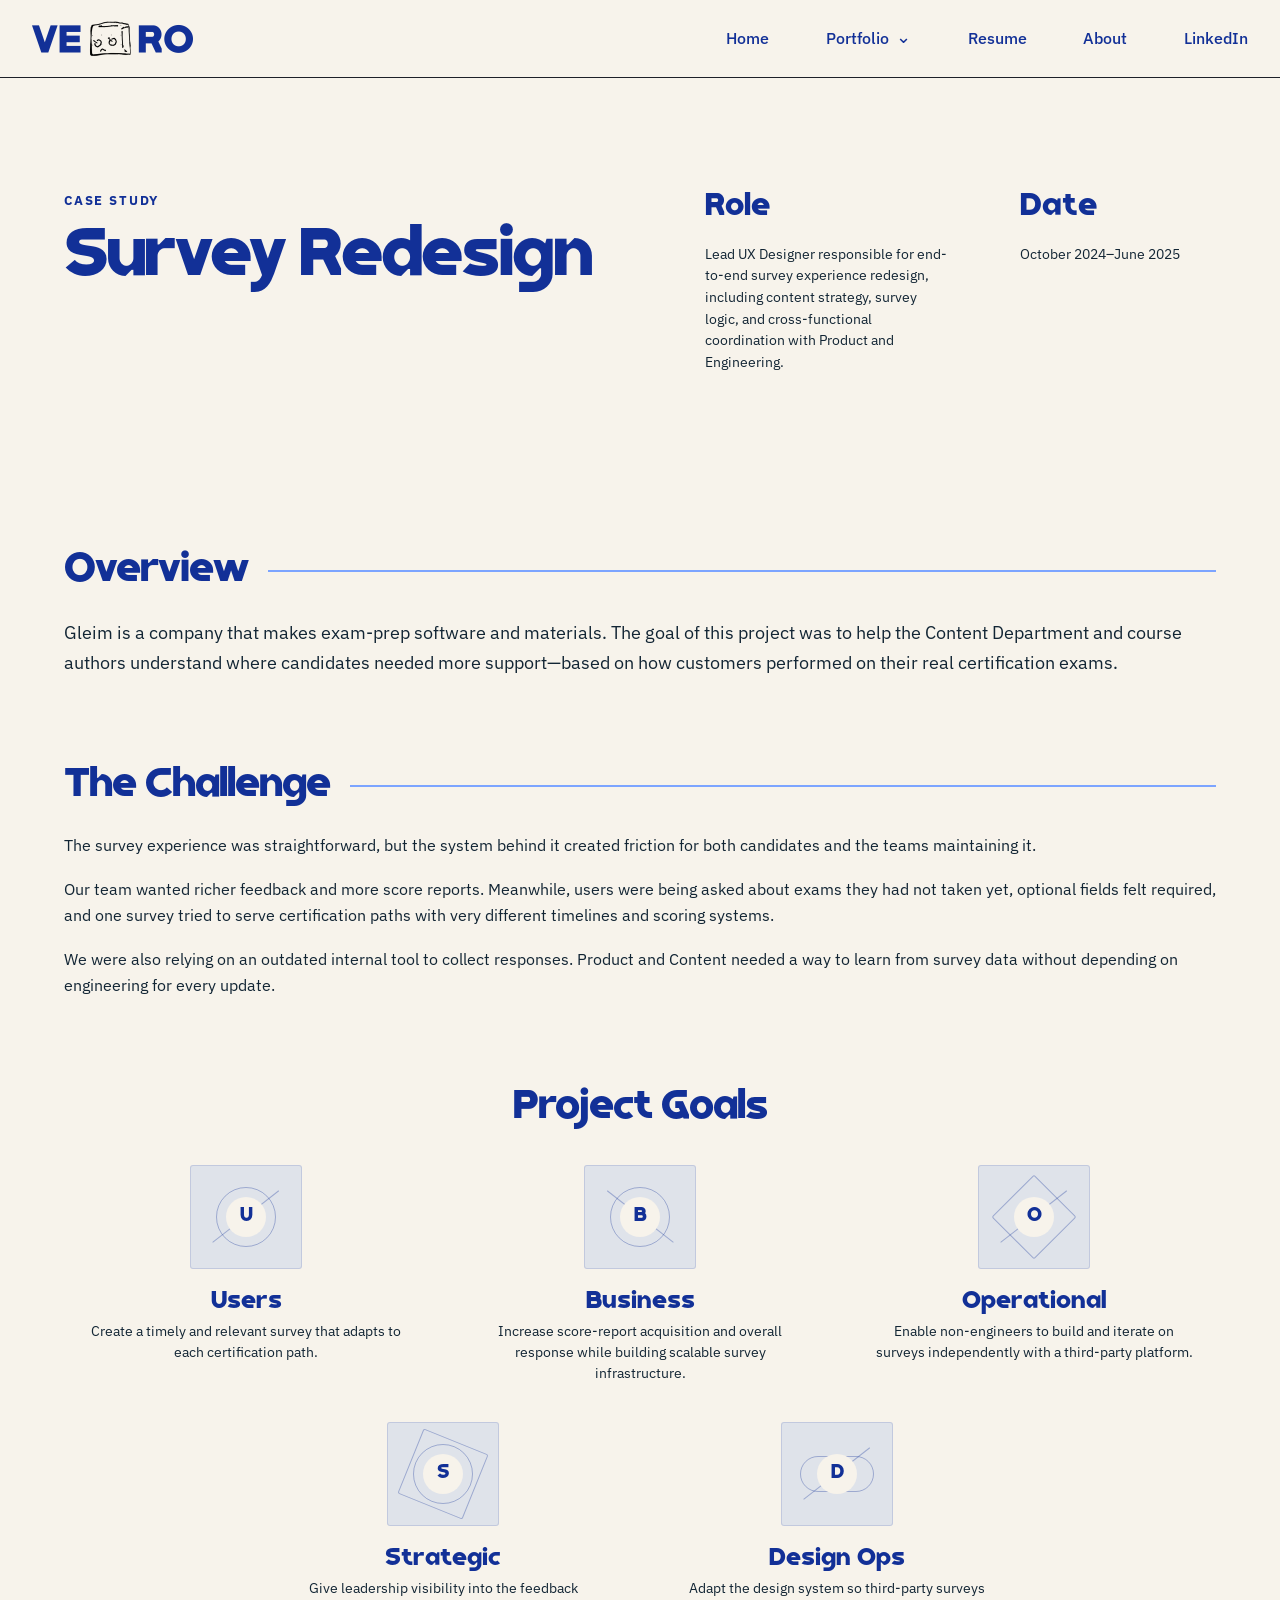
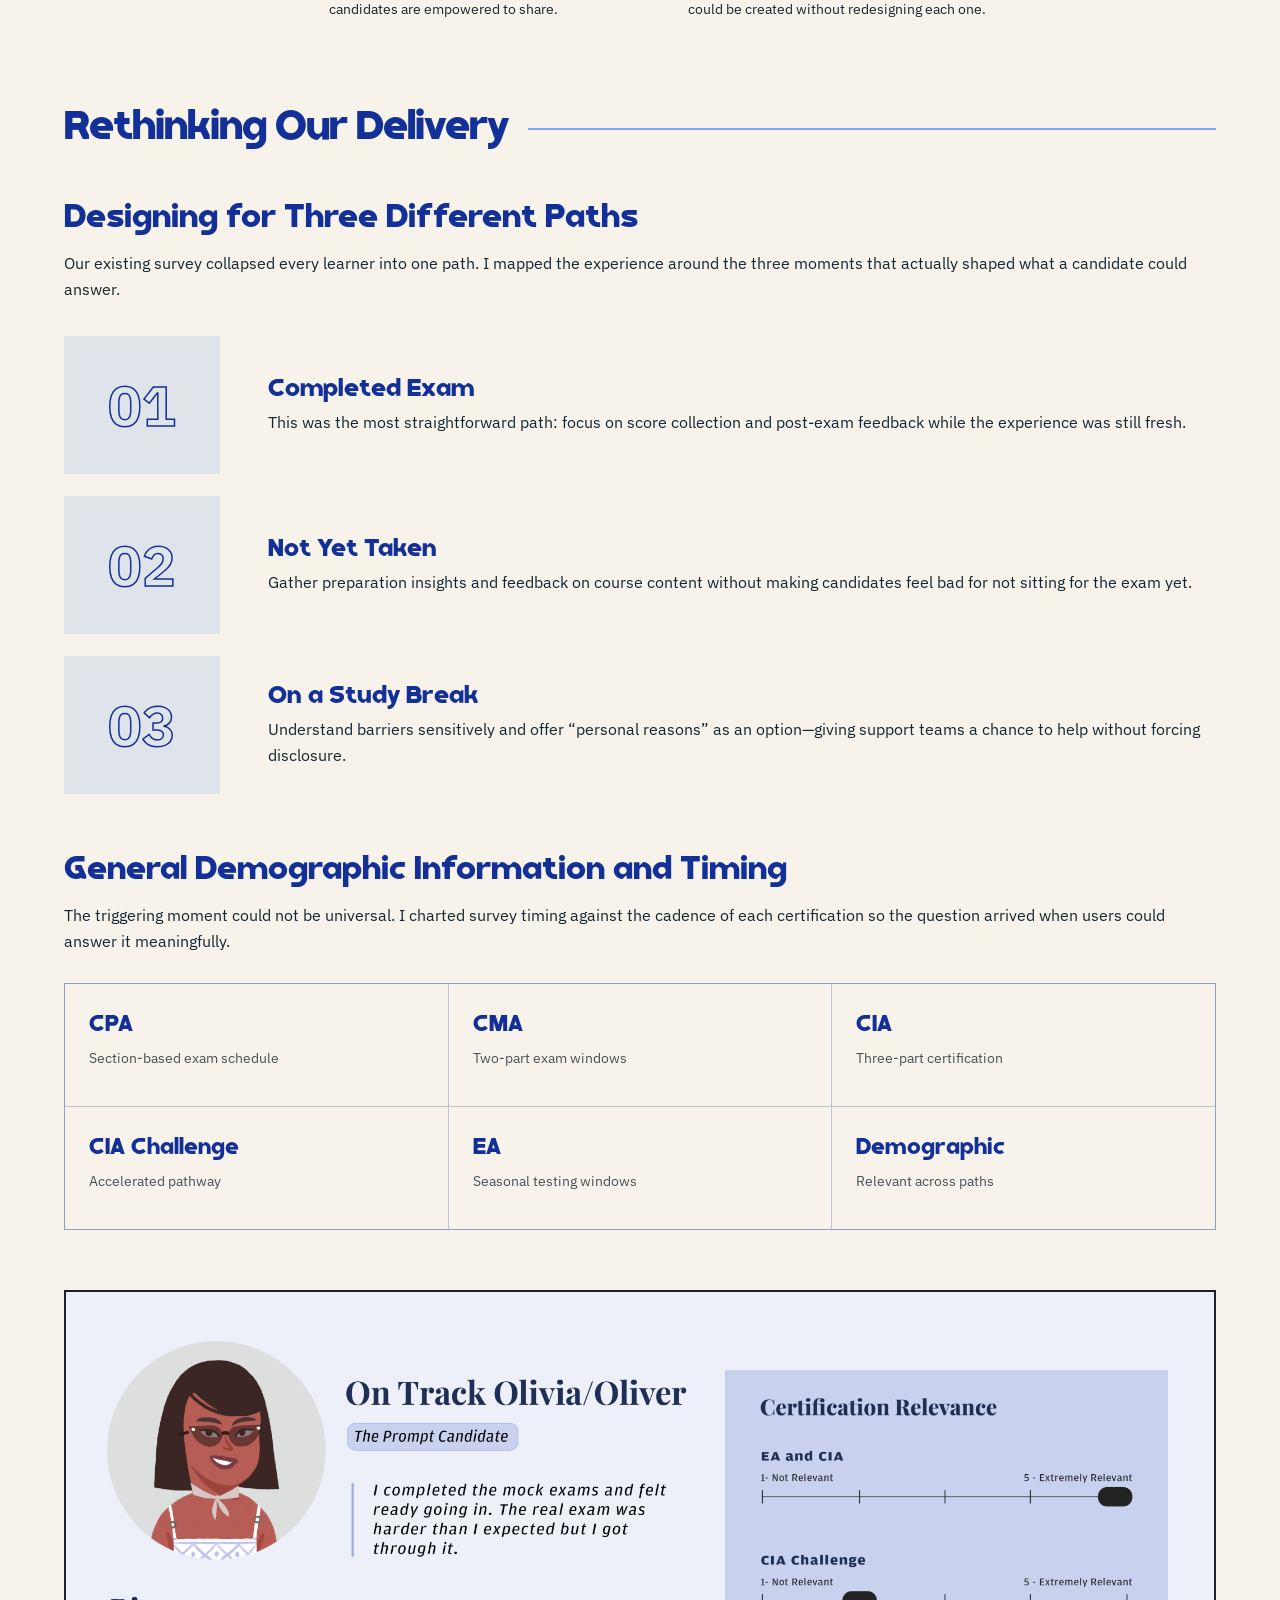
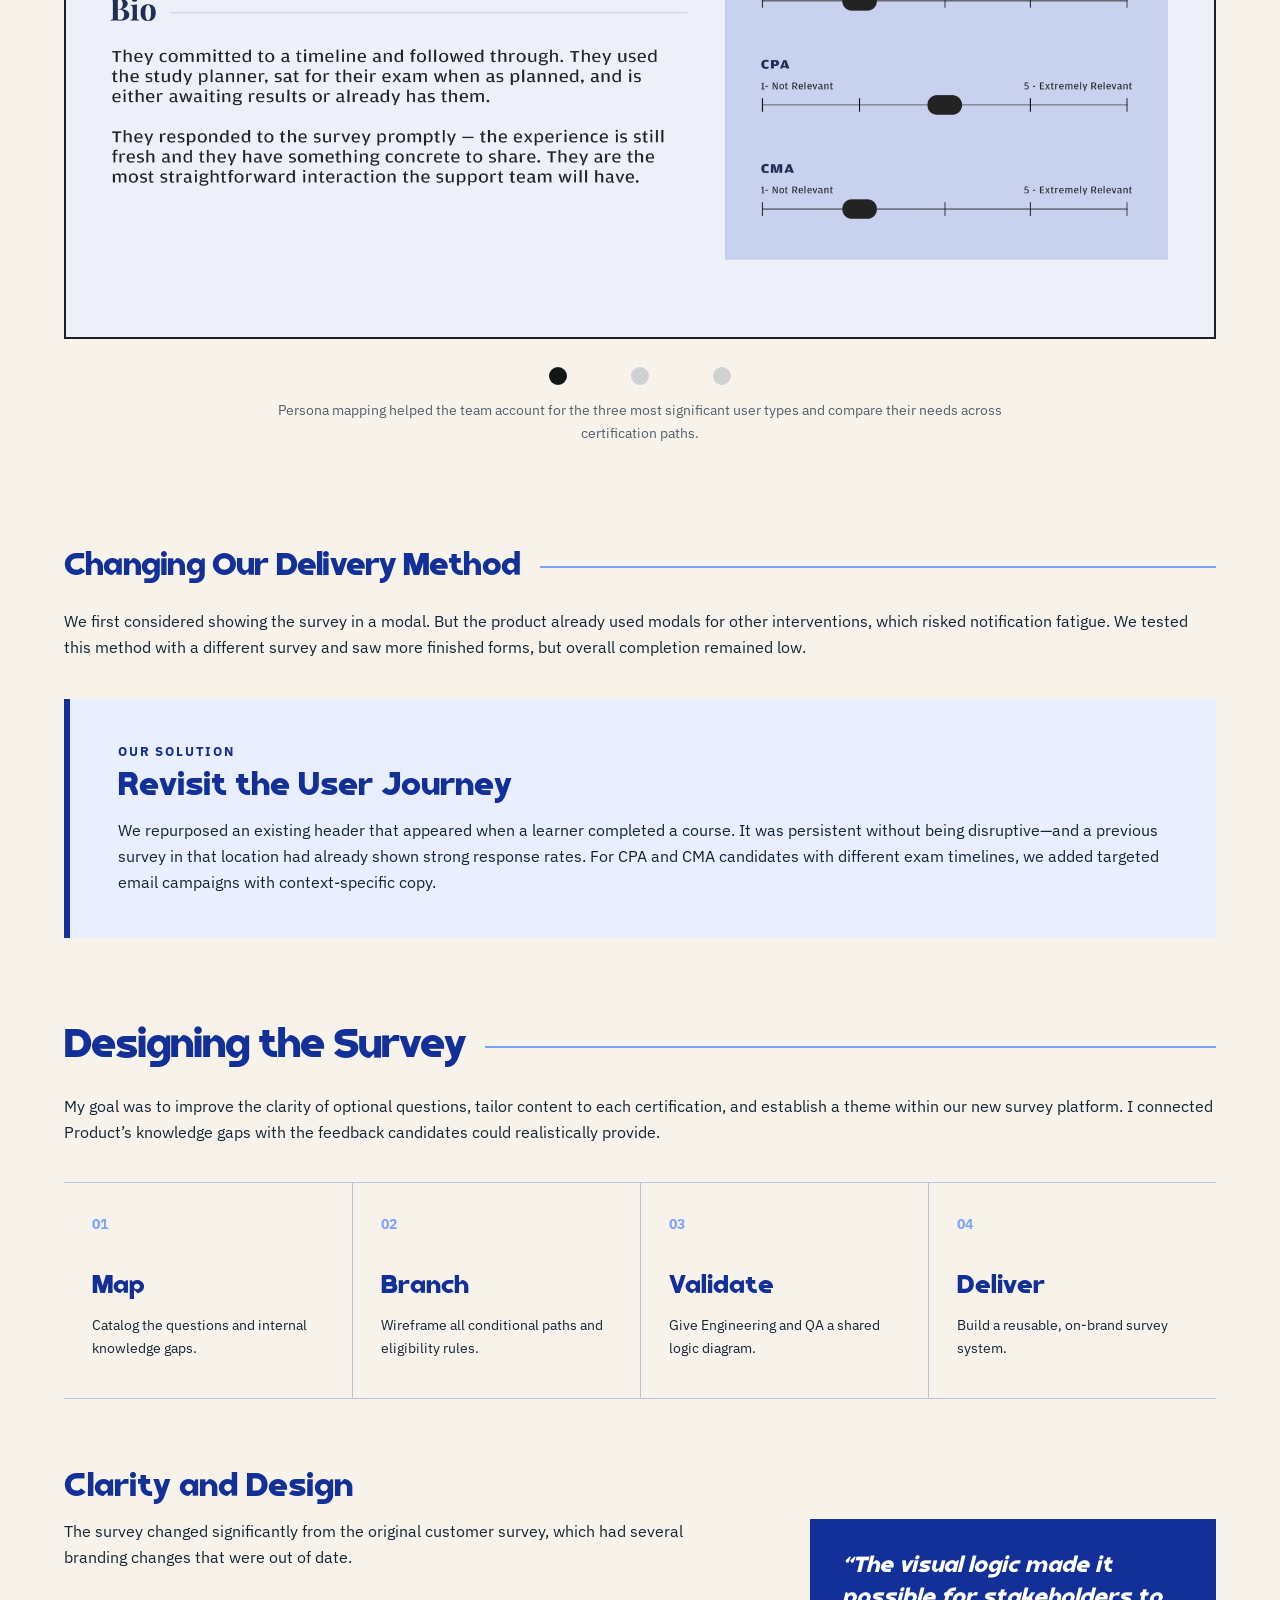
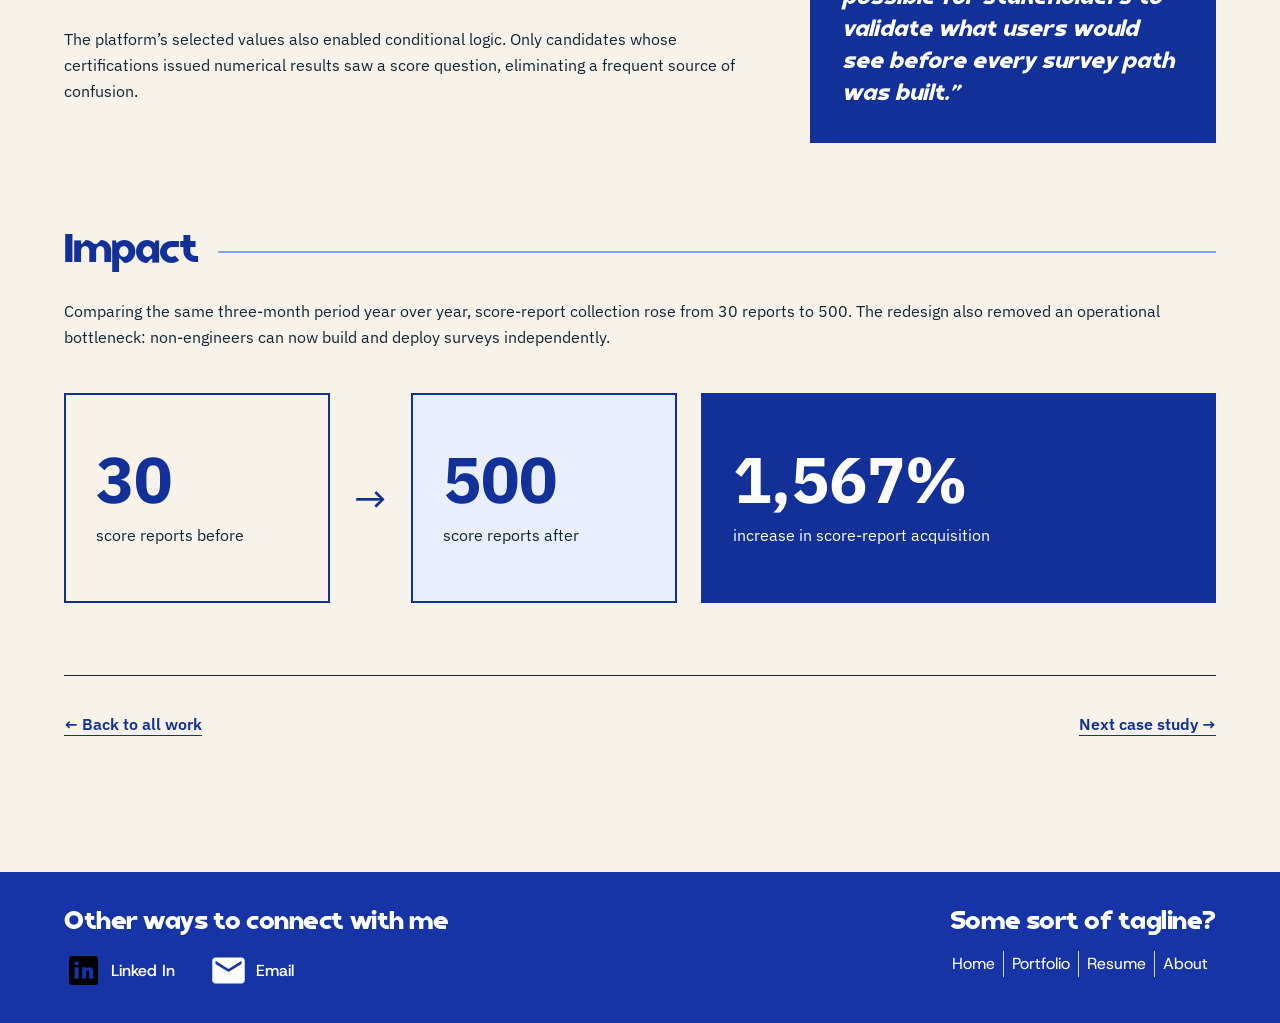
<file: surveys.html>
<!DOCTYPE html>
<html lang="en">

<head>
    <meta charset="UTF-8" />
    <meta name="viewport" content="width=device-width, initial-scale=1.0" />
    <meta name="description"
        content="How Veronica Rodriguez redesigned an edtech survey experience and increased score-report collection by 1,567%." />
    <title>Survey Redesign — Veronica Rodriguez</title>

    <link rel="preconnect" href="https://fonts.googleapis.com">
    <link rel="preconnect" href="https://fonts.gstatic.com" crossorigin>
    <link
        href="https://fonts.googleapis.com/css2?family=Host+Grotesk:wght@400;500&family=IBM+Plex+Sans:ital,wght@0,400;0,500;0,600;0,700&display=swap"
        rel="stylesheet">
    <link rel="stylesheet" href="styles.css" />
</head>

<body class="survey-page">
    <div id="header"></div>

    <main>
        <section class="survey-hero survey-shell" aria-labelledby="survey-title">
            <div class="survey-hero-title">
                <p class="survey-eyebrow">Case study</p>
                <h1 id="survey-title">Survey Redesign</h1>
            </div>

            <dl class="survey-meta">
                <div>
                    <dt>Role</dt>
                    <dd>Lead UX Designer responsible for end-to-end survey experience redesign, including content
                        strategy, survey logic, and cross-functional coordination with Product and Engineering.</dd>
                </div>
                <div>
                    <dt>Date</dt>
                    <dd>October 2024–June 2025</dd>
                </div>
            </dl>
        </section>

        <article class="survey-shell survey-case-study">
            <section class="survey-section" aria-labelledby="overview-heading">
                <div class="survey-heading-row">
                    <h2 id="overview-heading">Overview</h2>
                    <span aria-hidden="true"></span>
                </div>
                <p class="survey-intro">Gleim is a company that makes exam-prep software and materials. The goal of
                    this project was to help the Content Department and course authors understand where candidates
                    needed more support—based on how customers performed on their real certification exams.</p>
            </section>

            <section class="survey-section" aria-labelledby="challenge-heading">
                <div class="survey-heading-row">
                    <h2 id="challenge-heading">The Challenge</h2>
                    <span aria-hidden="true"></span>
                </div>
                <div class="survey-copy">
                    <p>The survey experience was straightforward, but the system behind it created friction for both
                        candidates and the teams maintaining it.</p>
                    <p>Our team wanted richer feedback and more score reports. Meanwhile, users were being asked about
                        exams they had not taken yet, optional fields felt required, and one survey tried to serve
                        certification paths with very different timelines and scoring systems.</p>
                    <p>We were also relying on an outdated internal tool to collect responses. Product and Content
                        needed a way to learn from survey data without depending on engineering for every update.</p>
                </div>
            </section>

            <section class="survey-section survey-goals" aria-labelledby="goals-heading">
                <h2 id="goals-heading" class="survey-centered-heading">Project Goals</h2>
                <div class="goal-grid">
                    <article class="goal-card">
                        <div class="goal-mark goal-mark--users" aria-hidden="true"><span>U</span></div>
                        <h3>Users</h3>
                        <p>Create a timely and relevant survey that adapts to each certification path.</p>
                    </article>
                    <article class="goal-card">
                        <div class="goal-mark goal-mark--business" aria-hidden="true"><span>B</span></div>
                        <h3>Business</h3>
                        <p>Increase score-report acquisition and overall response while building scalable survey
                            infrastructure.</p>
                    </article>
                    <article class="goal-card">
                        <div class="goal-mark goal-mark--operations" aria-hidden="true"><span>O</span></div>
                        <h3>Operational</h3>
                        <p>Enable non-engineers to build and iterate on surveys independently with a third-party
                            platform.</p>
                    </article>
                    <article class="goal-card goal-card--wide-left">
                        <div class="goal-mark goal-mark--strategy" aria-hidden="true"><span>S</span></div>
                        <h3>Strategic</h3>
                        <p>Give leadership visibility into the feedback candidates are empowered to share.</p>
                    </article>
                    <article class="goal-card goal-card--wide-right">
                        <div class="goal-mark goal-mark--design" aria-hidden="true"><span>D</span></div>
                        <h3>Design Ops</h3>
                        <p>Adapt the design system so third-party surveys could be created without redesigning each
                            one.</p>
                    </article>
                </div>
            </section>

            <section class="survey-section" aria-labelledby="delivery-heading">
                <div class="survey-heading-row">
                    <h2 id="delivery-heading">Rethinking Our Delivery</h2>
                    <span aria-hidden="true"></span>
                </div>

                <div class="survey-subsection">
                    <h3>Designing for Three Different Paths</h3>
                    <p>Our existing survey collapsed every learner into one path. I mapped the experience around the
                        three moments that actually shaped what a candidate could answer.</p>

                    <div class="path-list">
                        <article class="path-card">
                            <div class="path-number" aria-hidden="true">01</div>
                            <div>
                                <h4>Completed Exam</h4>
                                <p>This was the most straightforward path: focus on score collection and post-exam
                                    feedback while the experience was still fresh.</p>
                            </div>
                        </article>
                        <article class="path-card">
                            <div class="path-number" aria-hidden="true">02</div>
                            <div>
                                <h4>Not Yet Taken</h4>
                                <p>Gather preparation insights and feedback on course content without making candidates
                                    feel bad for not sitting for the exam yet.</p>
                            </div>
                        </article>
                        <article class="path-card">
                            <div class="path-number" aria-hidden="true">03</div>
                            <div>
                                <h4>On a Study Break</h4>
                                <p>Understand barriers sensitively and offer “personal reasons” as an option—giving
                                    support teams a chance to help without forcing disclosure.</p>
                            </div>
                        </article>
                    </div>
                </div>

                <div class="survey-subsection" aria-labelledby="timing-heading">
                    <h3 id="timing-heading">General Demographic Information and Timing</h3>
                    <p>The triggering moment could not be universal. I charted survey timing against the cadence of
                        each certification so the question arrived when users could answer it meaningfully.</p>

                    <div class="timing-grid" aria-label="Certification timing groups">
                        <div><span>CPA</span><p>Section-based exam schedule</p></div>
                        <div><span>CMA</span><p>Two-part exam windows</p></div>
                        <div><span>CIA</span><p>Three-part certification</p></div>
                        <div><span>CIA Challenge</span><p>Accelerated pathway</p></div>
                        <div><span>EA</span><p>Seasonal testing windows</p></div>
                        <div><span>Demographic</span><p>Relevant across paths</p></div>
                    </div>
                </div>

                <figure class="persona-figure">
                    <div class="persona-carousel" data-persona-carousel aria-label="Survey participant personas">
                        <div class="persona-carousel__viewport" tabindex="0">
                            <div class="persona-carousel__track">
                                <div class="persona-carousel__slide" id="persona-slide-1" role="tabpanel"
                                    aria-labelledby="persona-tab-1">
                                    <img src="assets/survey-persona.jpg"
                                        alt="On Track Olivia or Oliver persona showing their bio and how relevant four certification paths are to them" />
                                </div>

                                <div class="persona-carousel__slide" id="persona-slide-2" role="tabpanel"
                                    aria-labelledby="persona-tab-2" aria-hidden="true">
                                    <img src="assets/survey-persona-in-limbo.jpg"
                                        alt="In Limbo Liam or Lisa persona describing candidates who have not yet sat for their exam and their certification relevance" />
                                </div>

                                <div class="persona-carousel__slide" id="persona-slide-3" role="tabpanel"
                                    aria-labelledby="persona-tab-3" aria-hidden="true">
                                    <img src="assets/survey-persona-gone-dark.jpg"
                                        alt="Gone Dark Grace or Greg persona describing candidates who stopped engaging and their certification relevance" />
                                </div>
                            </div>
                        </div>

                        <div class="persona-carousel__dots" role="tablist" aria-label="Choose a persona">
                            <button id="persona-tab-1" type="button" role="tab" aria-label="On Track persona"
                                aria-controls="persona-slide-1" aria-selected="true"></button>
                            <button id="persona-tab-2" type="button" role="tab" aria-label="In Limbo persona"
                                aria-controls="persona-slide-2" aria-selected="false"></button>
                            <button id="persona-tab-3" type="button" role="tab" aria-label="Gone Dark persona"
                                aria-controls="persona-slide-3" aria-selected="false"></button>
                        </div>

                        <p class="persona-carousel__status" aria-live="polite" aria-atomic="true">Showing persona 1
                            of 3</p>
                    </div>
                    <figcaption>Persona mapping helped the team account for the three most significant user types and
                        compare their needs across certification paths.</figcaption>
                </figure>
            </section>

            <section class="survey-section survey-narrative" aria-labelledby="method-heading">
                <div class="survey-heading-row survey-heading-row--small">
                    <h2 id="method-heading">Changing Our Delivery Method</h2>
                    <span aria-hidden="true"></span>
                </div>
                <div class="survey-copy">
                    <p>We first considered showing the survey in a modal. But the product already used modals for other
                        interventions, which risked notification fatigue. We tested this method with a different survey
                        and saw more finished forms, but overall completion remained low.</p>
                </div>

                <div class="solution-callout">
                    <p class="survey-eyebrow">Our solution</p>
                    <h3>Revisit the User Journey</h3>
                    <p>We repurposed an existing header that appeared when a learner completed a course. It was
                        persistent without being disruptive—and a previous survey in that location had already shown
                        strong response rates. For CPA and CMA candidates with different exam timelines, we added
                        targeted email campaigns with context-specific copy.</p>
                </div>
            </section>

            <section class="survey-section" aria-labelledby="designing-heading">
                <div class="survey-heading-row">
                    <h2 id="designing-heading">Designing the Survey</h2>
                    <span aria-hidden="true"></span>
                </div>
                <p>My goal was to improve the clarity of optional questions, tailor content to each certification, and
                    establish a theme within our new survey platform. I connected Product’s knowledge gaps with the
                    feedback candidates could realistically provide.</p>

                <div class="process-strip">
                    <article><span>01</span><h3>Map</h3><p>Catalog the questions and internal knowledge gaps.</p></article>
                    <article><span>02</span><h3>Branch</h3><p>Wireframe all conditional paths and eligibility rules.</p></article>
                    <article><span>03</span><h3>Validate</h3><p>Give Engineering and QA a shared logic diagram.</p></article>
                    <article><span>04</span><h3>Deliver</h3><p>Build a reusable, on-brand survey system.</p></article>
                </div>

                <div class="survey-subsection clarity-section">
                    <h3>Clarity and Design</h3>
                    <div class="clarity-grid">
                        <div class="survey-copy">
                            <p>The survey changed significantly from the original customer survey, which had several
                                branding changes that were out of date.</p>
                            <p>The platform’s selected values also enabled conditional logic. Only candidates whose
                                certifications issued numerical results saw a score question, eliminating a frequent
                                source of confusion.</p>
                        </div>
                        <aside>
                            <p>“The visual logic made it possible for stakeholders to validate what users would see
                                before every survey path was built.”</p>
                        </aside>
                    </div>
                </div>
            </section>

            <section class="survey-section impact-section" aria-labelledby="impact-heading">
                <div class="survey-heading-row">
                    <h2 id="impact-heading">Impact</h2>
                    <span aria-hidden="true"></span>
                </div>
                <p>Comparing the same three-month period year over year, score-report collection rose from 30 reports
                    to 500. The redesign also removed an operational bottleneck: non-engineers can now build and deploy
                    surveys independently.</p>

                <div class="impact-grid">
                    <div class="impact-stat">
                        <span>30</span>
                        <p>score reports before</p>
                    </div>
                    <div class="impact-arrow" aria-hidden="true">→</div>
                    <div class="impact-stat impact-stat--after">
                        <span>500</span>
                        <p>score reports after</p>
                    </div>
                    <div class="impact-feature">
                        <strong>1,567%</strong>
                        <p>increase in score-report acquisition</p>
                    </div>
                </div>
            </section>

            <nav class="case-study-nav" aria-label="Case study navigation">
                <a href="index.html#work"><span aria-hidden="true">←</span> Back to all work</a>
                <a href="digital-pilot-examiner.html">Next case study <span aria-hidden="true">→</span></a>
            </nav>
        </article>
    </main>

    <div id="footer"></div>

    <script>
        document.addEventListener("DOMContentLoaded", async function () {
            const carousel = document.querySelector("[data-persona-carousel]");

            if (carousel) {
                const viewport = carousel.querySelector(".persona-carousel__viewport");
                const track = carousel.querySelector(".persona-carousel__track");
                const slides = Array.from(carousel.querySelectorAll(".persona-carousel__slide"));
                const tabs = Array.from(carousel.querySelectorAll('[role="tab"]'));
                const status = carousel.querySelector(".persona-carousel__status");
                let activeIndex = 0;
                let pointerStart = null;

                const showSlide = (nextIndex, moveFocus = false) => {
                    activeIndex = (nextIndex + slides.length) % slides.length;
                    track.style.transform = `translateX(-${activeIndex * 100}%)`;

                    slides.forEach((slide, index) => {
                        slide.setAttribute("aria-hidden", index === activeIndex ? "false" : "true");
                    });

                    tabs.forEach((tab, index) => {
                        const isActive = index === activeIndex;
                        tab.setAttribute("aria-selected", isActive ? "true" : "false");
                        tab.tabIndex = isActive ? 0 : -1;
                    });

                    status.textContent = `Showing persona ${activeIndex + 1} of ${slides.length}`;

                    if (moveFocus) {
                        tabs[activeIndex].focus();
                    }
                };

                tabs.forEach((tab, index) => {
                    tab.addEventListener("click", () => showSlide(index));
                });

                viewport.addEventListener("keydown", (event) => {
                    if (event.key === "ArrowLeft") {
                        event.preventDefault();
                        showSlide(activeIndex - 1);
                    }

                    if (event.key === "ArrowRight") {
                        event.preventDefault();
                        showSlide(activeIndex + 1);
                    }
                });

                carousel.querySelector(".persona-carousel__dots").addEventListener("keydown", (event) => {
                    if (event.key === "ArrowLeft") {
                        event.preventDefault();
                        showSlide(activeIndex - 1, true);
                    }

                    if (event.key === "ArrowRight") {
                        event.preventDefault();
                        showSlide(activeIndex + 1, true);
                    }

                    if (event.key === "Home") {
                        event.preventDefault();
                        showSlide(0, true);
                    }

                    if (event.key === "End") {
                        event.preventDefault();
                        showSlide(slides.length - 1, true);
                    }
                });

                viewport.addEventListener("pointerdown", (event) => {
                    if (!event.isPrimary) return;
                    pointerStart = event.clientX;
                    viewport.setPointerCapture(event.pointerId);
                });

                viewport.addEventListener("pointerup", (event) => {
                    if (pointerStart === null) return;

                    const distance = event.clientX - pointerStart;
                    pointerStart = null;

                    if (Math.abs(distance) < 50) return;
                    showSlide(activeIndex + (distance < 0 ? 1 : -1));
                });

                viewport.addEventListener("pointercancel", () => {
                    pointerStart = null;
                });

                showSlide(0);
            }

            const [header, footer] = await Promise.all([
                fetch("partials/header.html"),
                fetch("partials/footer.html")
            ]);

            document.getElementById("header").innerHTML = await header.text();
            document.getElementById("footer").innerHTML = await footer.text();
        });
    </script>
</body>

</html>
</file>
<file: styles.css>
@font-face {
    font-family: "Blinko";
    src: url("assets/fonts/blinko-regular.otf") format("opentype");
    font-style: normal;
    font-weight: 400;
    font-display: swap;
}

:root {
    --canvas: #f7f3eb;
    --card: #f8f4eb;
    --blue: #123097;
    --button: #13316c;
    --footer: #1634a6;
    --ink: #122534;
    --black: #01071c;
    --rule: #1d2028;
}

* {
    box-sizing: border-box;
}

html {
    scroll-behavior: smooth;
    font-synthesis-weight: none;
}

body {
    margin: 0;
}

.home-page {
    min-width: 0;
    overflow-x: hidden;
    background: var(--canvas);
    color: var(--ink);
    font-family: "IBM Plex Sans", sans-serif;
}

a {
    color: inherit;
}

.site-header {
    position: relative;
    z-index: 20;
    height: 78px;
    min-height: 78px;
    padding: 20px 32px;
    border-bottom: 1px solid var(--rule);
    display: flex;
    align-items: center;
    justify-content: space-between;
    gap: 32px;
    background: var(--canvas);
}

.site-brand {
    display: block;
    width: 162px;
    height: 37px;
    flex: 0 0 auto;
}

.site-brand img {
    display: block;
    width: 100%;
    height: 100%;
    object-fit: contain;
}

.site-nav {
    width: 522px;
    display: flex;
    align-items: center;
    justify-content: space-between;
    gap: 0;
    font-size: 16px;
    font-weight: 500;
    color: var(--blue);
}

.site-nav a,
.footer-nav a,
.contact-links a {
    text-decoration: none;
}

.site-nav-menu {
    position: relative;
}

.site-nav-menu summary {
    display: flex;
    align-items: center;
    gap: 7px;
    cursor: pointer;
    list-style: none;
}

.site-nav-menu summary::-webkit-details-marker {
    display: none;
}

.site-nav-menu summary > span:first-child {
    position: relative;
}

.site-nav-menu summary > span:first-child::after {
    content: "";
    position: absolute;
    right: 0;
    bottom: -4px;
    left: 0;
    height: 1px;
    background: currentColor;
    transform: scaleX(0);
    transform-origin: right;
    transition: transform 180ms ease;
}

.site-nav-menu summary:hover > span:first-child::after,
.site-nav-menu summary:focus-visible > span:first-child::after,
.site-nav-menu[open] summary > span:first-child::after {
    transform: scaleX(1);
    transform-origin: left;
}

.site-nav-chevron {
    margin-top: -3px;
    font-size: 18px;
    line-height: 1;
    transition: transform 180ms ease;
}

.site-nav-menu[open] .site-nav-chevron {
    transform: rotate(180deg);
}

.site-nav-submenu {
    position: absolute;
    z-index: 30;
    top: calc(100% + 17px);
    left: 50%;
    width: 290px;
    padding: 8px;
    border: 2px solid var(--rule);
    border-radius: 4px;
    background: var(--canvas);
    box-shadow: 7px 7px 0 var(--blue);
    transform: translateX(-50%);
}

.site-nav-submenu a,
.site-nav-placeholder {
    display: block;
    padding: 13px 14px;
    border-radius: 2px;
}

.site-nav-submenu a::after {
    display: none;
}

.site-nav-submenu a:hover,
.site-nav-submenu a:focus-visible {
    background: var(--blue);
    color: white;
    outline: none;
}

.site-nav-submenu strong,
.site-nav-submenu small {
    display: block;
}

.site-nav-submenu strong {
    font-size: 15px;
    line-height: 1.35;
}

.site-nav-submenu small {
    margin-top: 3px;
    font-size: 12px;
    font-weight: 400;
    line-height: 1.4;
}

.site-nav-placeholder {
    border-top: 1px solid rgba(29, 32, 40, 0.18);
    border-radius: 0;
    color: var(--ink);
    opacity: 0.58;
}

.site-nav a,
.footer-nav a {
    position: relative;
}

.site-nav a::after,
.footer-nav a::after {
    content: "";
    position: absolute;
    right: 0;
    bottom: -4px;
    left: 0;
    height: 1px;
    background: currentColor;
    transform: scaleX(0);
    transform-origin: right;
    transition: transform 180ms ease;
}

.site-nav a:hover::after,
.site-nav a:focus-visible::after,
.footer-nav a:hover::after,
.footer-nav a:focus-visible::after {
    transform: scaleX(1);
    transform-origin: left;
}

[aria-disabled="true"] {
    cursor: default;
}

.hero {
    position: relative;
    width: min(100%, 1440px);
    min-height: 0;
    margin: 0 auto;
    padding: 0;
}

.hero-art,
.hero-art img {
    display: block;
    width: 100%;
}

.hero-art img {
    height: auto;
}

.hero h1 {
    position: absolute;
    width: 1px;
    height: 1px;
    margin: -1px;
    padding: 0;
    overflow: hidden;
    clip: rect(0, 0, 0, 0);
    white-space: nowrap;
    border: 0;
    color: var(--blue);
    font-family: "Blinko", "Arial Rounded MT Bold", sans-serif;
    font-size: clamp(44px, 4vw, 57px);
    font-weight: 600;
    line-height: 1.5;
    letter-spacing: -0.019em;
    text-align: center;
}

.hero em {
    font-weight: 800;
}

.hero span {
    display: block;
    margin-top: 42px;
    color: var(--black);
    font-weight: 800;
}

.work {
    padding: 0 56px;
}

.section-heading {
    width: 100%;
    height: 65px;
    display: flex;
    align-items: center;
    gap: 16px;
}

.section-heading h2 {
    margin: 0;
    color: var(--blue);
    font-family: "Blinko", "Arial Rounded MT Bold", sans-serif;
    font-size: 43px;
    font-weight: 800;
    line-height: 1.5;
    letter-spacing: -0.019em;
    white-space: nowrap;
}

.section-heading span {
    height: 2px;
    flex: 1;
    background: #ef5b4f;
}

.project-list {
    margin-top: 37px;
    display: grid;
    gap: 36px;
}

.project-card {
    min-height: 427px;
    padding: 30px;
    border: 2px solid var(--rule);
    border-radius: 4px;
    display: grid;
    grid-template-columns: minmax(0, 601fr) minmax(0, 599fr);
    align-items: center;
    gap: 64px;
    background: transparent;
}

.project-card:first-child {
    min-height: 445px;
    padding-block: 38px;
    background: var(--card);
}

.project-visual {
    width: 100%;
    aspect-ratio: 601 / 363;
    overflow: hidden;
    border: 1px solid var(--rule);
    border-radius: 4px;
    background: var(--canvas);
}

.project-visual>img {
    display: block;
    width: 100%;
    height: 100%;
    object-fit: cover;
}

.project-card--pilot .project-visual>img {
    object-position: top center;
}

.figma-crop {
    position: relative;
}

.figma-crop>img {
    position: absolute;
    width: 239.6%;
    max-width: none;
    height: auto;
    left: -14.64%;
    object-fit: initial;
}

.project-card--survey .figma-crop>img {
    top: -211.05%;
}

.project-card--placeholder .figma-crop>img {
    top: -469.15%;
}

.project-copy {
    min-width: 0;
    display: flex;
    flex-direction: column;
    align-items: flex-start;
    gap: 36px;
}

.project-title-row {
    width: 100%;
    display: flex;
    align-items: center;
    gap: 24px;
}

.project-number {
    flex: 0 0 auto;
    color: transparent;
    font-family: "IBM Plex Sans", sans-serif;
    font-size: clamp(60px, 5.4vw, 78px);
    font-weight: 700;
    line-height: 1;
    letter-spacing: -0.019em;
    -webkit-text-stroke: 2px var(--rule);
}

.project-copy h3 {
    margin: 0;
    color: var(--blue);
    font-family: "Blinko", "Arial Rounded MT Bold", sans-serif;
    font-size: clamp(31px, 2.8vw, 39px);
    font-weight: 700;
    line-height: 1.5;
    letter-spacing: 0.001em;
}

.project-copy p {
    width: 100%;
    margin: 0;
    color: var(--ink);
    font-size: 18px;
    line-height: 1.5;
    letter-spacing: -0.019em;
}

.project-button {
    display: inline-flex;
    align-items: center;
    justify-content: center;
    min-height: 56px;
    padding: 16px;
    border-radius: 3px;
    background: var(--button);
    color: white;
    font-size: 16px;
    font-weight: 600;
    line-height: 1.5;
    letter-spacing: -0.019em;
    text-decoration: none;
    transition: transform 160ms ease, background 160ms ease;
}

a.project-button:hover,
a.project-button:focus-visible {
    transform: translateY(-2px);
    background: var(--blue);
}

.project-button--disabled {
    opacity: 0.72;
}

.site-footer {
    min-height: 151px;
    margin-top: 56px;
    padding: 32px 64px;
    display: grid;
    grid-template-columns: 1fr 1fr;
    align-items: start;
    gap: 32px;
    background: var(--footer);
    color: white;
    font-family: "Host Grotesk", sans-serif;
}

.site-footer h2 {
    margin: 0;
    font-size: 25px;
    font-weight: 500;
    line-height: 1.5;
    letter-spacing: -0.019em;
}

.footer-contact,
.footer-nav-group {
    display: flex;
    flex-direction: column;
    gap: 10px;
}

.contact-links {
    display: flex;
    align-items: center;
    gap: 34px;
}

.contact-links a {
    display: inline-flex;
    align-items: center;
    gap: 8px;
    font-size: 16px;
    font-weight: 500;
}

.contact-links img {
    width: 39px;
    height: 39px;
    object-fit: contain;
}

.footer-nav-group {
    align-items: flex-end;
    text-align: right;
}

.footer-nav {
    display: flex;
    align-items: center;
    font-size: 16px;
}

.footer-nav a {
    padding: 0 8px;
    border-left: 1px solid rgba(255, 255, 255, 0.8);
}

.footer-nav a:first-child {
    border-left: 0;
}

@media (max-width: 960px) {
    .site-brand {
        width: 162px;
        height: 37px;
    }

    .site-nav {
        width: auto;
        justify-content: flex-start;
        gap: 28px;
    }

    .hero {
        min-height: 0;
        margin: 0 auto;
        padding: 0;
    }

    .work {
        padding-inline: 32px;
    }

    .project-card,
    .project-card:first-child {
        min-height: 0;
        padding: 28px;
        grid-template-columns: 1fr;
        gap: 32px;
    }

    .project-visual {
        max-width: 650px;
    }

    .project-copy {
        gap: 24px;
    }
}

@media (max-width: 680px) {
    .site-header {
        height: auto;
        min-height: 0;
        padding: 16px 20px;
        flex-wrap: wrap;
        gap: 12px;
    }

    .site-brand {
        width: 150px;
        height: 34px;
    }

    .site-nav {
        width: 100%;
        justify-content: space-between;
        gap: 10px;
        font-size: 14px;
    }

    .site-nav-menu {
        position: static;
    }

    .site-nav-submenu {
        top: 100%;
        right: 20px;
        left: 20px;
        width: auto;
        transform: none;
    }

    .hero {
        min-height: 0;
        margin: 0;
        padding: 64px 24px 80px;
        background-color: var(--canvas);
        background-image: radial-gradient(circle, rgba(29, 32, 40, 0.2) 3px, transparent 3.5px);
        background-size: 47px 47px;
    }

    .hero-art {
        display: none;
    }

    .hero h1 {
        position: static;
        width: auto;
        height: auto;
        margin: 0;
        overflow: visible;
        clip: auto;
        white-space: normal;
        border: 0;
        font-size: clamp(36px, 10vw, 46px);
        line-height: 1.28;
        text-align: left;
    }

    .hero em {
        color: #d63812;
    }

    .hero span {
        margin-top: 32px;
    }

    .work {
        padding-inline: 20px;
    }

    .section-heading {
        height: auto;
    }

    .section-heading h2 {
        font-size: 36px;
    }

    .project-list {
        margin-top: 28px;
        gap: 24px;
    }

    .project-card,
    .project-card:first-child {
        padding: 18px;
        border-width: 2px;
        gap: 24px;
    }

    .project-title-row {
        align-items: flex-start;
        gap: 14px;
    }

    .project-number {
        font-size: 54px;
    }

    .project-copy h3 {
        font-size: 30px;
        line-height: 1.25;
    }

    .project-copy p {
        font-size: 16px;
    }

    .site-footer {
        margin-top: 40px;
        padding: 32px 24px;
        grid-template-columns: 1fr;
    }

    .footer-nav-group {
        align-items: flex-start;
        text-align: left;
    }

    .footer-nav {
        flex-wrap: wrap;
    }

    .footer-nav a:first-child {
        padding-left: 0;
    }
}

@media (prefers-reduced-motion: reduce) {
    html {
        scroll-behavior: auto;
    }

    *,
    *::before,
    *::after {
        transition-duration: 0.01ms !important;
        animation-duration: 0.01ms !important;
        animation-iteration-count: 1 !important;
    }
}

/* Survey redesign case study */
.survey-page {
    --survey-blue: #123097;
    --survey-ink: #122534;
    --survey-line: #7ca4ff;
    --survey-pale: #e9efff;
    min-width: 0;
    overflow-x: hidden;
    background: var(--canvas);
    color: var(--survey-ink);
    font-family: "IBM Plex Sans", sans-serif;
    font-size: 16px;
    line-height: 1.62;
}

.survey-page .site-header {
    position: relative;
    z-index: 2;
}

.survey-page main {
    overflow: hidden;
}

.survey-shell {
    width: min(100% - 128px, 1312px);
    margin-inline: auto;
}

.survey-hero {
    min-height: 422px;
    padding-block: 112px 80px;
    display: grid;
    grid-template-columns: minmax(0, 1.45fr) minmax(220px, 0.62fr) minmax(180px, 0.5fr);
    align-items: start;
    gap: 72px;
}

.survey-eyebrow {
    margin: 0 0 12px;
    color: var(--survey-blue);
    font-size: 13px;
    font-weight: 700;
    letter-spacing: 0.14em;
    text-transform: uppercase;
}

.survey-hero h1,
.survey-page h2,
.survey-page h3,
.survey-page h4,
.survey-meta dt {
    font-family: "Blinko", "Arial Rounded MT Bold", sans-serif;
}

.survey-hero h1 {
    margin: 0;
    color: var(--survey-blue);
    font-size: clamp(54px, 5.3vw, 77px);
    font-weight: 700;
    line-height: 1.05;
    letter-spacing: -0.035em;
}

.survey-meta {
    display: contents;
    margin: 0;
}

.survey-meta div {
    min-width: 0;
}

.survey-meta dt {
    margin-bottom: 18px;
    color: var(--survey-blue);
    font-size: 31px;
    font-weight: 700;
    line-height: 1.15;
}

.survey-meta dd {
    margin: 0;
    font-size: 14px;
    line-height: 1.55;
}

.survey-case-study {
    padding-bottom: 78px;
}

.survey-section {
    padding-block: 48px;
}

.survey-section + .survey-section {
    padding-top: 38px;
}

.survey-heading-row {
    margin-bottom: 24px;
    display: flex;
    align-items: center;
    gap: 20px;
}

.survey-heading-row h2,
.survey-centered-heading {
    margin: 0;
    color: var(--survey-blue);
    font-size: clamp(34px, 3.15vw, 45px);
    font-weight: 700;
    line-height: 1.15;
    letter-spacing: -0.025em;
}

.survey-heading-row span {
    height: 2px;
    flex: 1;
    background: var(--survey-line);
}

.survey-heading-row--small h2 {
    font-size: clamp(30px, 2.45vw, 37px);
}

.survey-intro {
    max-width: 1120px;
    margin: 0;
    font-size: 18px;
}

.survey-copy {
    display: grid;
    gap: 18px;
}

.survey-copy p,
.survey-section > p,
.survey-subsection > p {
    max-width: 1180px;
    margin: 0;
}

.survey-centered-heading {
    text-align: center;
}

.goal-grid {
    margin-top: 34px;
    display: grid;
    grid-template-columns: repeat(6, minmax(0, 1fr));
    gap: 38px 30px;
}

.goal-card {
    grid-column: span 2;
    text-align: center;
}

.goal-card--wide-left {
    grid-column: 2 / span 2;
}

.goal-card--wide-right {
    grid-column: 4 / span 2;
}

.goal-mark {
    position: relative;
    width: 112px;
    height: 104px;
    margin: 0 auto 18px;
    display: grid;
    place-items: center;
    overflow: hidden;
    border: 1px solid rgba(18, 48, 151, 0.14);
    border-radius: 3px;
    background: #dfe3ea;
    color: var(--survey-blue);
}

.goal-mark::before,
.goal-mark::after {
    content: "";
    position: absolute;
    border: 1px solid rgba(18, 48, 151, 0.32);
}

.goal-mark::before {
    width: 58px;
    height: 58px;
    border-radius: 50%;
}

.goal-mark::after {
    width: 84px;
    height: 1px;
    border-width: 1px 0 0;
    transform: rotate(-38deg);
}

.goal-mark span {
    position: relative;
    z-index: 1;
    width: 40px;
    height: 40px;
    display: grid;
    place-items: center;
    border-radius: 50%;
    background: var(--canvas);
    font-family: "Blinko", "Arial Rounded MT Bold", sans-serif;
    font-size: 19px;
    font-weight: 800;
}

.goal-mark--business::after {
    transform: rotate(38deg);
}

.goal-mark--operations::before {
    border-radius: 2px;
    transform: rotate(45deg);
}

.goal-mark--strategy::after {
    width: 68px;
    height: 68px;
    border: 1px solid rgba(18, 48, 151, 0.32);
    border-radius: 2px;
    transform: rotate(22deg);
}

.goal-mark--design::before {
    width: 72px;
    height: 34px;
    border-radius: 999px;
}

.goal-card h3 {
    margin: 0 0 4px;
    color: var(--survey-blue);
    font-size: 24px;
    line-height: 1.25;
}

.goal-card p {
    max-width: 320px;
    margin: 0 auto;
    font-size: 14px;
    line-height: 1.5;
}

.survey-subsection {
    padding-top: 24px;
}

.survey-subsection + .survey-subsection {
    margin-top: 34px;
}

.survey-subsection h3,
.solution-callout h3,
.clarity-section h3 {
    margin: 0 0 12px;
    color: var(--survey-blue);
    font-size: clamp(28px, 2.5vw, 36px);
    line-height: 1.2;
}

.path-list {
    margin-top: 34px;
    display: grid;
    gap: 22px;
}

.path-card {
    display: grid;
    grid-template-columns: 156px minmax(0, 1fr);
    align-items: center;
    gap: 48px;
}

.path-number {
    min-height: 138px;
    display: grid;
    place-items: center;
    background: #dfe3ea;
    color: transparent;
    font-family: "IBM Plex Sans", sans-serif;
    font-size: 56px;
    font-weight: 700;
    -webkit-text-stroke: 1.5px var(--survey-blue);
}

.path-card h4 {
    margin: 0 0 5px;
    color: var(--survey-blue);
    font-size: 24px;
    line-height: 1.25;
}

.path-card p {
    max-width: 950px;
    margin: 0;
}

.timing-grid {
    margin-top: 28px;
    display: grid;
    grid-template-columns: repeat(3, minmax(0, 1fr));
    gap: 1px;
    border: 1px solid rgba(18, 48, 151, 0.25);
    background: rgba(18, 48, 151, 0.25);
}

.timing-grid div {
    min-height: 122px;
    padding: 24px;
    background: var(--canvas);
}

.timing-grid span {
    display: block;
    color: var(--survey-blue);
    font-family: "Blinko", "Arial Rounded MT Bold", sans-serif;
    font-size: 22px;
    font-weight: 700;
}

.timing-grid p {
    margin: 4px 0 0;
    color: #44515b;
    font-size: 14px;
}

.persona-figure {
    margin: 60px auto 0;
}

.persona-carousel__viewport {
    overflow: hidden;
    border: 2px solid var(--rule);
    background: #edf1fb;
    outline: 0;
    touch-action: pan-y;
    user-select: none;
}

.persona-carousel__viewport:focus-visible {
    box-shadow: 0 0 0 4px rgba(124, 164, 255, 0.45);
}

.persona-carousel__track {
    display: flex;
    transition: transform 420ms cubic-bezier(0.22, 1, 0.36, 1);
    will-change: transform;
}

.persona-carousel__slide {
    min-width: 100%;
    aspect-ratio: 16 / 9;
    display: grid;
    place-items: stretch;
}

.persona-carousel__slide img {
    display: block;
    width: 100%;
    height: 100%;
    object-fit: cover;
    -webkit-user-drag: none;
}

.persona-carousel__dots {
    margin-top: 28px;
    display: flex;
    align-items: center;
    justify-content: center;
    gap: clamp(28px, 5vw, 64px);
}

.persona-carousel__dots button {
    width: 18px;
    height: 18px;
    padding: 0;
    border: 0;
    border-radius: 50%;
    background: #d1d1d2;
    cursor: pointer;
    transition: background-color 180ms ease, transform 180ms ease;
}

.persona-carousel__dots button:hover {
    transform: scale(1.18);
}

.persona-carousel__dots button[aria-selected="true"] {
    background: #141517;
}

.persona-carousel__dots button:focus-visible {
    outline: 3px solid var(--survey-line);
    outline-offset: 4px;
}

.persona-carousel__status {
    position: absolute;
    width: 1px;
    height: 1px;
    padding: 0;
    overflow: hidden;
    clip: rect(0, 0, 0, 0);
    white-space: nowrap;
    border: 0;
}

.persona-figure figcaption {
    max-width: 760px;
    margin: 14px auto 0;
    color: #53606a;
    font-size: 14px;
    text-align: center;
}

.survey-narrative {
    margin-top: 18px;
}

.solution-callout {
    margin-top: 38px;
    padding: 42px 48px;
    border-left: 6px solid var(--survey-blue);
    background: var(--survey-pale);
}

.solution-callout .survey-eyebrow {
    margin-bottom: 6px;
}

.solution-callout p:last-child {
    max-width: 1090px;
    margin: 0;
}

.process-strip {
    margin-top: 36px;
    display: grid;
    grid-template-columns: repeat(4, minmax(0, 1fr));
    border-block: 1px solid rgba(18, 48, 151, 0.25);
}

.process-strip article {
    min-height: 215px;
    padding: 28px;
    border-left: 1px solid rgba(18, 48, 151, 0.25);
}

.process-strip article:first-child {
    border-left: 0;
}

.process-strip span {
    color: var(--survey-line);
    font-size: 14px;
    font-weight: 700;
}

.process-strip h3 {
    margin: 30px 0 7px;
    color: var(--survey-blue);
    font-size: 25px;
}

.process-strip p {
    margin: 0;
    font-size: 14px;
}

.clarity-section {
    margin-top: 46px;
}

.clarity-grid {
    display: grid;
    grid-template-columns: minmax(0, 1.25fr) minmax(280px, 0.75fr);
    gap: 70px;
}

.clarity-grid aside {
    align-self: start;
    padding: 32px;
    background: var(--survey-blue);
    color: white;
    font-family: "Blinko", "Arial Rounded MT Bold", sans-serif;
    font-size: 22px;
    font-style: italic;
    line-height: 1.45;
}

.clarity-grid aside p {
    margin: 0;
}

.impact-section {
    padding-bottom: 72px;
}

.impact-grid {
    margin-top: 42px;
    display: grid;
    grid-template-columns: minmax(170px, 0.75fr) auto minmax(170px, 0.75fr) minmax(290px, 1.45fr);
    align-items: stretch;
    gap: 24px;
}

.impact-stat,
.impact-feature {
    min-height: 210px;
    padding: 30px;
    display: flex;
    flex-direction: column;
    justify-content: center;
    border: 2px solid var(--survey-blue);
}

.impact-stat span,
.impact-feature strong {
    color: var(--survey-blue);
    font-family: "IBM Plex Sans", sans-serif;
    font-size: clamp(54px, 5vw, 72px);
    font-weight: 700;
    line-height: 1;
}

.impact-stat p,
.impact-feature p {
    margin: 12px 0 0;
}

.impact-stat--after {
    background: var(--survey-pale);
}

.impact-arrow {
    align-self: center;
    color: var(--survey-blue);
    font-size: 40px;
}

.impact-feature {
    border-color: var(--survey-blue);
    background: var(--survey-blue);
    color: white;
}

.impact-feature strong {
    color: white;
}

.case-study-nav {
    padding-top: 36px;
    border-top: 1px solid var(--rule);
    display: flex;
    align-items: center;
    justify-content: space-between;
    gap: 24px;
}

.case-study-nav a {
    color: var(--survey-blue);
    font-weight: 600;
    text-decoration-thickness: 1px;
    text-underline-offset: 5px;
}

@media (max-width: 1000px) {
    .survey-shell {
        width: min(100% - 64px, 1312px);
    }

    .survey-hero {
        min-height: 0;
        padding-block: 80px 58px;
        grid-template-columns: 1fr 1fr;
        gap: 48px;
    }

    .survey-hero-title {
        grid-column: 1 / -1;
    }

    .goal-grid {
        grid-template-columns: repeat(2, minmax(0, 1fr));
    }

    .goal-card,
    .goal-card--wide-left,
    .goal-card--wide-right {
        grid-column: auto;
    }

    .goal-card:last-child {
        grid-column: 1 / -1;
        max-width: 360px;
        justify-self: center;
    }

    .process-strip {
        grid-template-columns: repeat(2, minmax(0, 1fr));
    }

    .process-strip article:nth-child(3) {
        border-left: 0;
        border-top: 1px solid rgba(18, 48, 151, 0.25);
    }

    .process-strip article:nth-child(4) {
        border-top: 1px solid rgba(18, 48, 151, 0.25);
    }

    .impact-grid {
        grid-template-columns: 1fr auto 1fr;
    }

    .impact-feature {
        grid-column: 1 / -1;
        min-height: 180px;
    }
}

@media (max-width: 700px) {
    .survey-shell {
        width: min(100% - 40px, 1312px);
    }

    .survey-hero {
        padding-block: 58px 42px;
        grid-template-columns: 1fr;
        gap: 30px;
    }

    .survey-hero-title {
        grid-column: auto;
    }

    .survey-hero h1 {
        font-size: clamp(48px, 14vw, 66px);
    }

    .survey-meta {
        display: grid;
        grid-template-columns: 1fr 1fr;
        gap: 26px;
    }

    .survey-meta dt {
        margin-bottom: 8px;
        font-size: 25px;
    }

    .survey-section,
    .survey-section + .survey-section {
        padding-block: 34px;
    }

    .survey-heading-row {
        align-items: flex-end;
        gap: 14px;
    }

    .survey-heading-row h2,
    .survey-centered-heading {
        font-size: 34px;
    }

    .survey-intro {
        font-size: 16px;
    }

    .goal-grid {
        grid-template-columns: 1fr;
        gap: 34px;
    }

    .goal-card:last-child {
        grid-column: auto;
    }

    .path-card {
        grid-template-columns: 92px minmax(0, 1fr);
        align-items: start;
        gap: 20px;
    }

    .path-number {
        min-height: 92px;
        font-size: 36px;
    }

    .path-card h4 {
        font-size: 22px;
    }

    .timing-grid {
        grid-template-columns: repeat(2, minmax(0, 1fr));
    }

    .persona-figure {
        width: calc(100% + 40px);
        margin-left: -20px;
    }

    .persona-carousel__viewport {
        border-inline: 0;
    }

    .persona-carousel__dots {
        margin-top: 22px;
        gap: 34px;
    }

    .persona-carousel__dots button {
        width: 16px;
        height: 16px;
    }

    .persona-figure figcaption {
        padding-inline: 20px;
    }

    .solution-callout {
        padding: 30px 26px;
    }

    .process-strip,
    .clarity-grid {
        grid-template-columns: 1fr;
    }

    .process-strip article,
    .process-strip article:nth-child(2) {
        min-height: 0;
        border-top: 1px solid rgba(18, 48, 151, 0.25);
        border-left: 0;
    }

    .process-strip article:first-child {
        border-top: 0;
    }

    .process-strip h3 {
        margin-top: 16px;
    }

    .clarity-grid {
        gap: 30px;
    }

    .impact-grid {
        grid-template-columns: 1fr;
    }

    .impact-stat,
    .impact-feature {
        min-height: 170px;
    }

    .impact-arrow {
        transform: rotate(90deg);
    }

    .impact-feature {
        grid-column: auto;
    }
}

@media (prefers-reduced-motion: reduce) {
    .persona-carousel__track,
    .persona-carousel__dots button {
        transition: none;
    }
}

@media (max-width: 430px) {
    .survey-meta {
        grid-template-columns: 1fr;
    }

    .timing-grid {
        grid-template-columns: 1fr;
    }

    .path-card {
        grid-template-columns: 1fr;
    }

    .path-number {
        width: 92px;
    }

    .case-study-nav {
        align-items: flex-start;
        flex-direction: column;
    }
}

/* Digital Pilot Examiner case study */

.case-study-page {
    --case-red: #cf1717;
    --case-sky: #bfe8ff;
    min-width: 0;
    overflow-x: hidden;
    margin: 0;
    background: var(--canvas);
    color: var(--ink);
    font-family: "IBM Plex Sans", sans-serif;
    font-size: 18px;
    line-height: 1.65;
}

.skip-link {
    position: fixed;
    z-index: 100;
    top: 12px;
    left: 12px;
    padding: 10px 14px;
    background: var(--black);
    color: white;
    transform: translateY(-150%);
}

.skip-link:focus {
    transform: translateY(0);
}

.case-hero {
    width: min(100%, 1440px);
    margin: 0 auto;
    padding: 88px 56px 0;
}

.case-hero__copy {
    max-width: 1080px;
}

.back-link {
    display: inline-flex;
    margin-bottom: 64px;
    color: var(--blue);
    font-size: 15px;
    font-weight: 600;
    text-decoration: none;
}

.back-link:hover,
.back-link:focus-visible {
    text-decoration: underline;
    text-underline-offset: 5px;
}

.case-eyebrow,
.section-kicker,
.case-section__label p,
.next-project>p {
    margin: 0 0 20px;
    color: var(--case-red);
    font-size: 14px;
    font-weight: 700;
    letter-spacing: 0.11em;
    line-height: 1.4;
    text-transform: uppercase;
}

.case-hero h1 {
    max-width: 1120px;
    margin: 0;
    color: var(--blue);
    font-family: "Blinko", "Arial Rounded MT Bold", sans-serif;
    font-size: clamp(52px, 6vw, 86px);
    font-weight: 700;
    letter-spacing: -0.04em;
    line-height: 1.02;
}

.case-hero h1 em {
    color: var(--black);
    font-weight: 800;
}

.case-deck {
    max-width: 820px;
    margin: 42px 0 0;
    color: #324454;
    font-size: clamp(20px, 2vw, 26px);
    line-height: 1.5;
}

.case-facts {
    margin: 72px 0 48px;
    padding: 26px 0;
    border-top: 1px solid var(--rule);
    border-bottom: 1px solid var(--rule);
    display: grid;
    grid-template-columns: repeat(4, 1fr);
}

.case-facts>div {
    min-width: 0;
    padding: 0 24px;
    border-left: 1px solid #b8b5af;
}

.case-facts>div:first-child {
    padding-left: 0;
    border-left: 0;
}

.case-facts dt {
    margin-bottom: 6px;
    color: #69727b;
    font-size: 13px;
    font-weight: 700;
    letter-spacing: 0.08em;
    text-transform: uppercase;
}

.case-facts dd {
    margin: 0;
    color: var(--ink);
    font-size: 16px;
    font-weight: 600;
    line-height: 1.45;
}

.case-hero__visual {
    margin: 0;
    padding: 22px;
    border-radius: 6px 6px 0 0;
    background: var(--blue);
    box-shadow: 0 28px 70px rgba(18, 37, 52, 0.18);
}

.case-hero__visual img {
    display: block;
    width: 100%;
    border: 1px solid rgba(255, 255, 255, 0.36);
}

.case-jumpnav {
    width: min(calc(100% - 112px), 1328px);
    margin: 0 auto;
    padding: 22px 0;
    border-bottom: 1px solid var(--rule);
    display: flex;
    align-items: center;
    gap: 34px;
    color: var(--blue);
    font-size: 15px;
    font-weight: 600;
}

.case-jumpnav span {
    margin-right: auto;
    color: #69727b;
    font-size: 12px;
    letter-spacing: 0.08em;
    text-transform: uppercase;
}

.case-jumpnav a {
    text-decoration: none;
}

.case-jumpnav a:hover,
.case-jumpnav a:focus-visible {
    text-decoration: underline;
    text-underline-offset: 5px;
}

.case-section {
    width: min(100%, 1440px);
    margin: 0 auto;
    padding: 112px 56px;
    border-bottom: 1px solid var(--rule);
    display: grid;
    grid-template-columns: 160px minmax(0, 1fr);
    gap: 64px;
    scroll-margin-top: 24px;
}

.case-section__label {
    padding-top: 12px;
}

.case-section__label p {
    position: sticky;
    top: 24px;
    margin: 0;
    color: var(--blue);
}

.case-section__body {
    width: 100%;
    max-width: 1000px;
}

.case-section h2 {
    max-width: 900px;
    margin: 0 0 38px;
    color: var(--black);
    font-family: "Blinko", "Arial Rounded MT Bold", sans-serif;
    font-size: clamp(42px, 4.5vw, 64px);
    font-weight: 700;
    letter-spacing: -0.035em;
    line-height: 1.08;
}

.case-section h3 {
    margin: 0 0 16px;
    color: var(--blue);
    font-family: "Blinko", "Arial Rounded MT Bold", sans-serif;
    font-size: clamp(27px, 2.4vw, 36px);
    font-weight: 700;
    letter-spacing: -0.02em;
    line-height: 1.2;
}

.case-section p {
    max-width: 780px;
    margin-top: 0;
    margin-bottom: 24px;
}

.case-section .case-lead {
    max-width: 870px;
    color: #324454;
    font-size: clamp(21px, 2vw, 26px);
    line-height: 1.52;
}

.context-split {
    margin-top: 72px;
    display: grid;
    grid-template-columns: minmax(0, 1.1fr) minmax(300px, 0.9fr);
    align-items: stretch;
    gap: 48px;
}

.context-split>div {
    padding-top: 12px;
}

.insight-card {
    padding: 36px;
    display: flex;
    flex-direction: column;
    justify-content: space-between;
    background: var(--blue);
    color: white;
}

.insight-card .insight-card__label {
    margin-bottom: 56px;
    color: var(--case-sky);
    font-size: 12px;
    font-weight: 700;
    letter-spacing: 0.1em;
    text-transform: uppercase;
}

.insight-card p:last-child {
    margin: 0;
    color: white;
    font-family: "Blinko", "Arial Rounded MT Bold", sans-serif;
    font-size: 28px;
    font-weight: 600;
    line-height: 1.35;
}

.challenge-block {
    margin-top: 112px;
    padding-top: 64px;
    border-top: 1px solid var(--rule);
}

.constraint-grid {
    margin: 48px 0 0;
    padding: 0;
    display: grid;
    grid-template-columns: repeat(2, minmax(0, 1fr));
    gap: 1px;
    background: var(--rule);
    border: 1px solid var(--rule);
    list-style: none;
}

.constraint-grid li {
    min-height: 190px;
    padding: 28px;
    display: flex;
    flex-direction: column;
    justify-content: space-between;
    gap: 30px;
    background: var(--canvas);
    color: #324454;
    font-size: 18px;
}

.constraint-grid li:last-child {
    grid-column: 1 / -1;
    min-height: 150px;
}

.constraint-grid span,
.solution-principles span,
.outcome-grid span {
    color: var(--case-red);
    font-size: 13px;
    font-weight: 700;
    letter-spacing: 0.08em;
}

.case-section--tinted {
    background: #eee9df;
}

.role-grid {
    margin: 52px 0 112px;
    display: grid;
    grid-template-columns: repeat(3, minmax(0, 1fr));
    gap: 32px;
}

.role-grid>div {
    padding-top: 24px;
    border-top: 3px solid var(--blue);
}

.role-grid h3 {
    font-size: 25px;
}

.role-grid p {
    margin: 0;
    font-size: 16px;
}

.process-heading {
    max-width: 780px;
}

.process-list {
    margin: 48px 0 0;
    padding: 0;
    border-top: 1px solid var(--rule);
    list-style: none;
}

.process-list li {
    padding: 30px 0;
    border-bottom: 1px solid #a6a49e;
    display: grid;
    grid-template-columns: 80px minmax(0, 1fr);
    gap: 24px;
}

.process-list__number {
    color: transparent;
    font-size: 38px;
    font-weight: 700;
    line-height: 1;
    -webkit-text-stroke: 1.5px var(--blue);
}

.process-list h4 {
    margin: 0 0 8px;
    color: var(--blue);
    font-family: "Blinko", "Arial Rounded MT Bold", sans-serif;
    font-size: 25px;
    line-height: 1.25;
}

.process-list p {
    margin: 0;
    color: #3d4c58;
    font-size: 16px;
}

.solution-principles {
    margin: 56px 0 48px;
    display: grid;
    grid-template-columns: repeat(2, minmax(0, 1fr));
    gap: 24px;
}

.solution-principles>div {
    padding: 28px;
    border: 2px solid var(--blue);
}

.solution-principles h3 {
    margin-top: 34px;
    font-size: 27px;
}

.solution-principles p {
    margin: 0;
    font-size: 16px;
}

.browser-shot {
    margin: 48px 0 104px;
}

.browser-shot img {
    display: block;
    width: 100%;
    border: 1px solid #7f858a;
    box-shadow: 0 22px 55px rgba(18, 37, 52, 0.14);
}

.browser-shot figcaption {
    margin-top: 14px;
    color: #5b6670;
    font-size: 13px;
    font-style: italic;
}

.solution-copy {
    max-width: 790px;
    margin: 0 0 44px;
}

.tag-list {
    margin: 34px 0 0;
    padding: 0;
    display: flex;
    flex-wrap: wrap;
    gap: 10px;
    list-style: none;
}

.tag-list li {
    padding: 8px 14px;
    border: 1px solid var(--blue);
    border-radius: 999px;
    color: var(--blue);
    font-size: 14px;
    font-weight: 600;
}

.benefit-list {
    margin: 38px 0 0;
    padding: 0;
    border-top: 1px solid #a6a49e;
    list-style: none;
}

.benefit-list li {
    padding: 18px 0;
    border-bottom: 1px solid #a6a49e;
    display: grid;
    grid-template-columns: 170px minmax(0, 1fr);
    gap: 24px;
}

.benefit-list strong {
    color: var(--blue);
}

.benefit-list span {
    color: #3d4c58;
}

.outcome-section {
    max-width: none;
    background: var(--blue);
    color: white;
}

.outcome-section .case-section__body {
    max-width: 1000px;
}

.outcome-section .case-section__label p,
.outcome-section .section-kicker,
.outcome-section .outcome-grid span {
    color: var(--case-sky);
}

.outcome-section h2,
.outcome-section .case-lead {
    color: white;
}

.outcome-grid {
    margin-top: 56px;
    display: grid;
    grid-template-columns: repeat(3, minmax(0, 1fr));
    gap: 1px;
    background: rgba(255, 255, 255, 0.4);
    border: 1px solid rgba(255, 255, 255, 0.4);
}

.outcome-grid>div {
    min-height: 290px;
    padding: 30px;
    background: var(--blue);
}

.outcome-grid h3 {
    margin-top: 48px;
    color: white;
    font-size: 25px;
}

.outcome-grid p {
    margin: 0;
    color: #e4edff;
    font-size: 16px;
}

.reflection-section {
    border-bottom: 0;
}

.transferable-skill {
    max-width: 880px;
    margin: 72px 0 0;
    padding: 38px;
    border-left: 8px solid var(--case-red);
    background: var(--black);
    color: white;
}

.transferable-skill .section-kicker {
    color: var(--case-sky);
}

.transferable-skill p:last-child {
    max-width: none;
    margin: 0;
    font-family: "Blinko", "Arial Rounded MT Bold", sans-serif;
    font-size: clamp(25px, 2.6vw, 35px);
    font-weight: 600;
    line-height: 1.4;
}

.next-project {
    width: min(calc(100% - 112px), 1328px);
    margin: 0 auto 72px;
    padding: 46px 0;
    border-top: 1px solid var(--rule);
}

.next-project>p {
    color: #69727b;
}

.next-project a {
    display: flex;
    justify-content: space-between;
    gap: 32px;
    color: var(--blue);
    font-family: "Blinko", "Arial Rounded MT Bold", sans-serif;
    font-size: clamp(34px, 4vw, 56px);
    font-weight: 700;
    line-height: 1.15;
    text-decoration: none;
}

.next-project a:hover,
.next-project a:focus-visible {
    color: var(--case-red);
}

@media (max-width: 980px) {
    .case-hero {
        padding: 64px 32px 0;
    }

    .case-facts {
        grid-template-columns: repeat(2, 1fr);
        gap: 24px 0;
    }

    .case-facts>div:nth-child(3) {
        padding-left: 0;
        border-left: 0;
    }

    .case-jumpnav,
    .next-project {
        width: calc(100% - 64px);
    }

    .case-section {
        padding: 88px 32px;
        grid-template-columns: 1fr;
        gap: 26px;
    }

    .case-section__label p {
        position: static;
    }

    .context-split {
        grid-template-columns: 1fr;
    }

    .role-grid,
    .outcome-grid {
        grid-template-columns: 1fr;
    }

    .outcome-grid>div {
        min-height: 0;
    }
}

@media (max-width: 680px) {
    .case-study-page {
        font-size: 16px;
    }

    .case-hero {
        padding: 48px 20px 0;
    }

    .back-link {
        margin-bottom: 48px;
    }

    .case-hero h1 {
        font-size: clamp(43px, 13vw, 60px);
    }

    .case-deck {
        margin-top: 30px;
        font-size: 19px;
    }

    .case-facts {
        margin-top: 48px;
        grid-template-columns: 1fr;
        gap: 0;
    }

    .case-facts>div,
    .case-facts>div:first-child,
    .case-facts>div:nth-child(3) {
        padding: 18px 0;
        border-left: 0;
        border-bottom: 1px solid #c4c0b9;
    }

    .case-facts>div:last-child {
        border-bottom: 0;
    }

    .case-hero__visual {
        margin-right: -20px;
        margin-left: -20px;
        padding: 10px;
        border-radius: 0;
    }

    .case-jumpnav {
        width: 100%;
        padding: 20px;
        overflow-x: auto;
        gap: 24px;
    }

    .case-jumpnav span {
        display: none;
    }

    .case-jumpnav a {
        white-space: nowrap;
    }

    .case-section {
        padding: 72px 20px;
    }

    .case-section h2 {
        font-size: clamp(37px, 11vw, 48px);
    }

    .case-section .case-lead {
        font-size: 19px;
    }

    .context-split,
    .challenge-block {
        margin-top: 64px;
    }

    .insight-card {
        padding: 28px;
    }

    .insight-card .insight-card__label {
        margin-bottom: 40px;
    }

    .insight-card p:last-child {
        font-size: 24px;
    }

    .constraint-grid,
    .solution-principles {
        grid-template-columns: 1fr;
    }

    .constraint-grid li:last-child {
        grid-column: auto;
    }

    .constraint-grid li {
        min-height: 150px;
    }

    .role-grid {
        margin-bottom: 72px;
    }

    .process-list li {
        grid-template-columns: 52px minmax(0, 1fr);
        gap: 14px;
    }

    .process-list__number {
        font-size: 30px;
    }

    .browser-shot {
        margin: 36px -20px 76px;
    }

    .browser-shot figcaption {
        padding: 0 20px;
    }

    .benefit-list li {
        grid-template-columns: 1fr;
        gap: 4px;
    }

    .transferable-skill {
        margin-top: 56px;
        padding: 28px;
    }

    .next-project {
        width: calc(100% - 40px);
        margin-bottom: 48px;
    }
}
</file>
